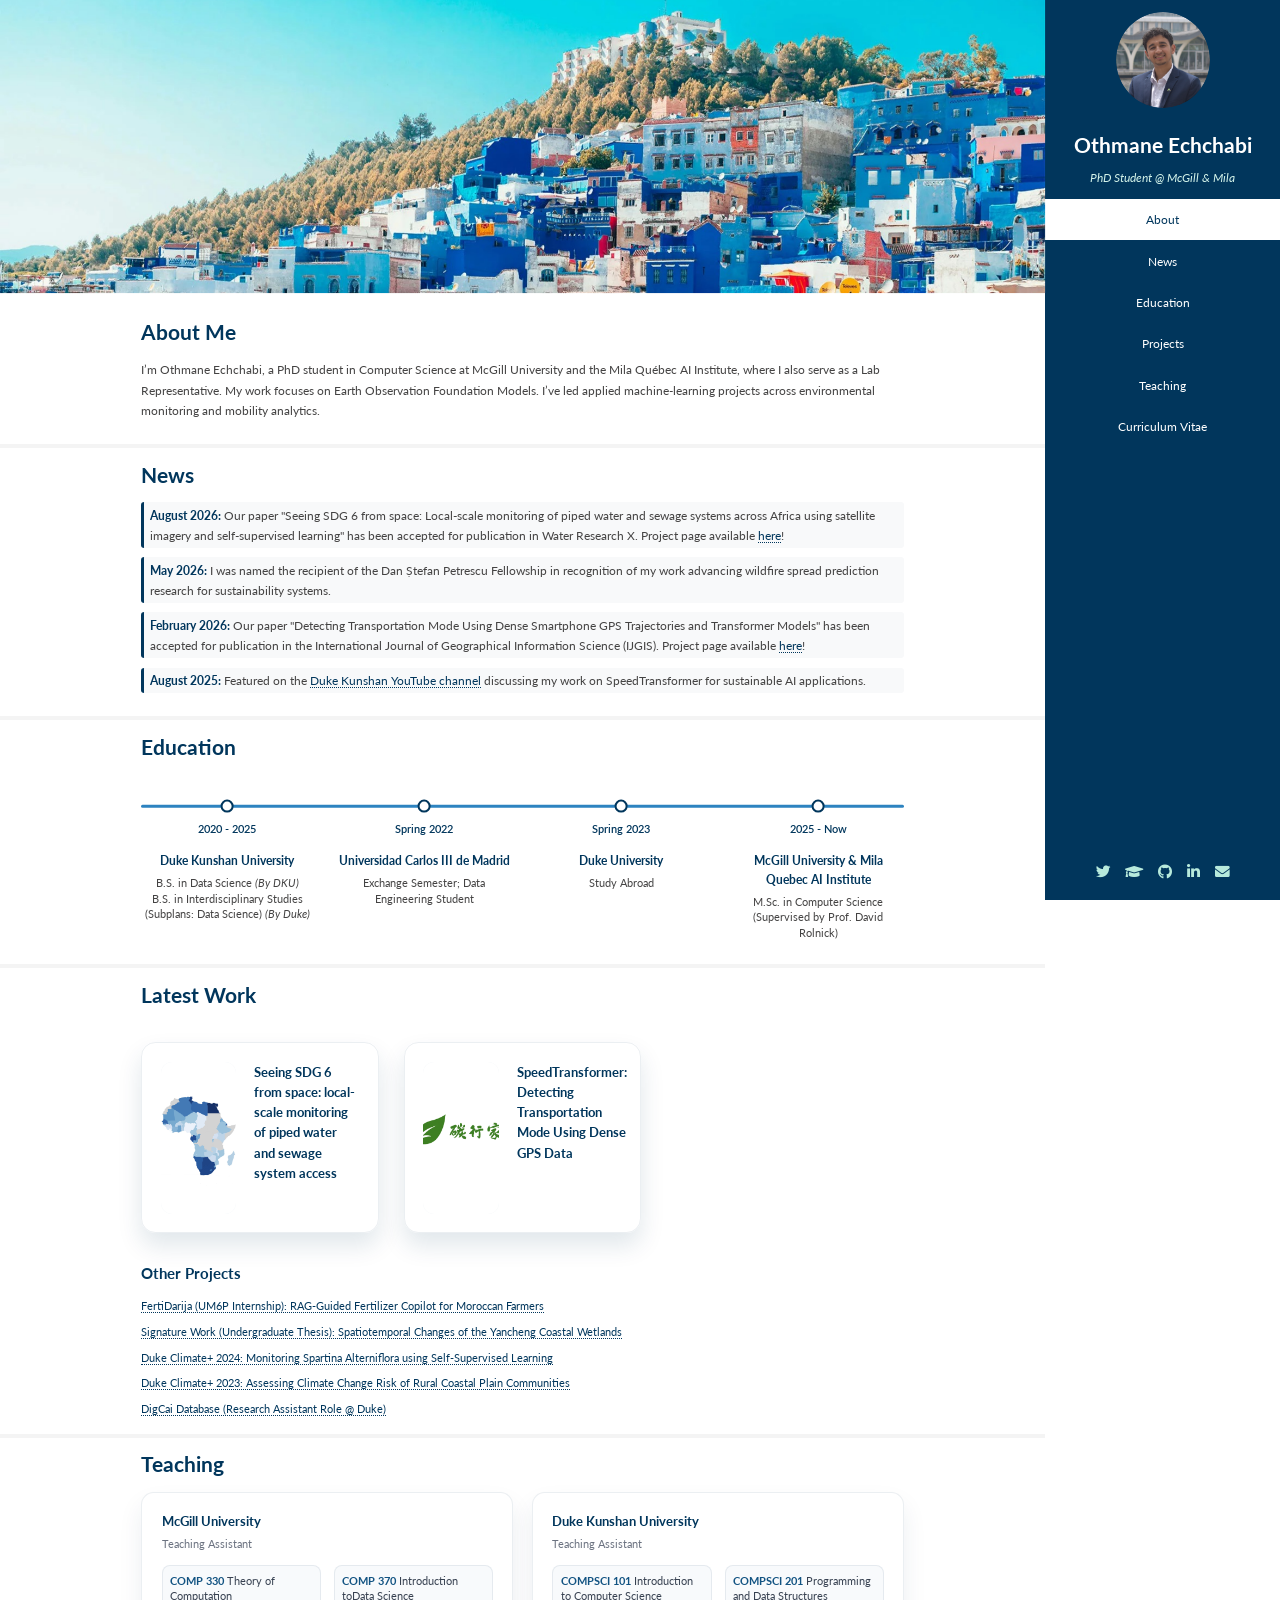
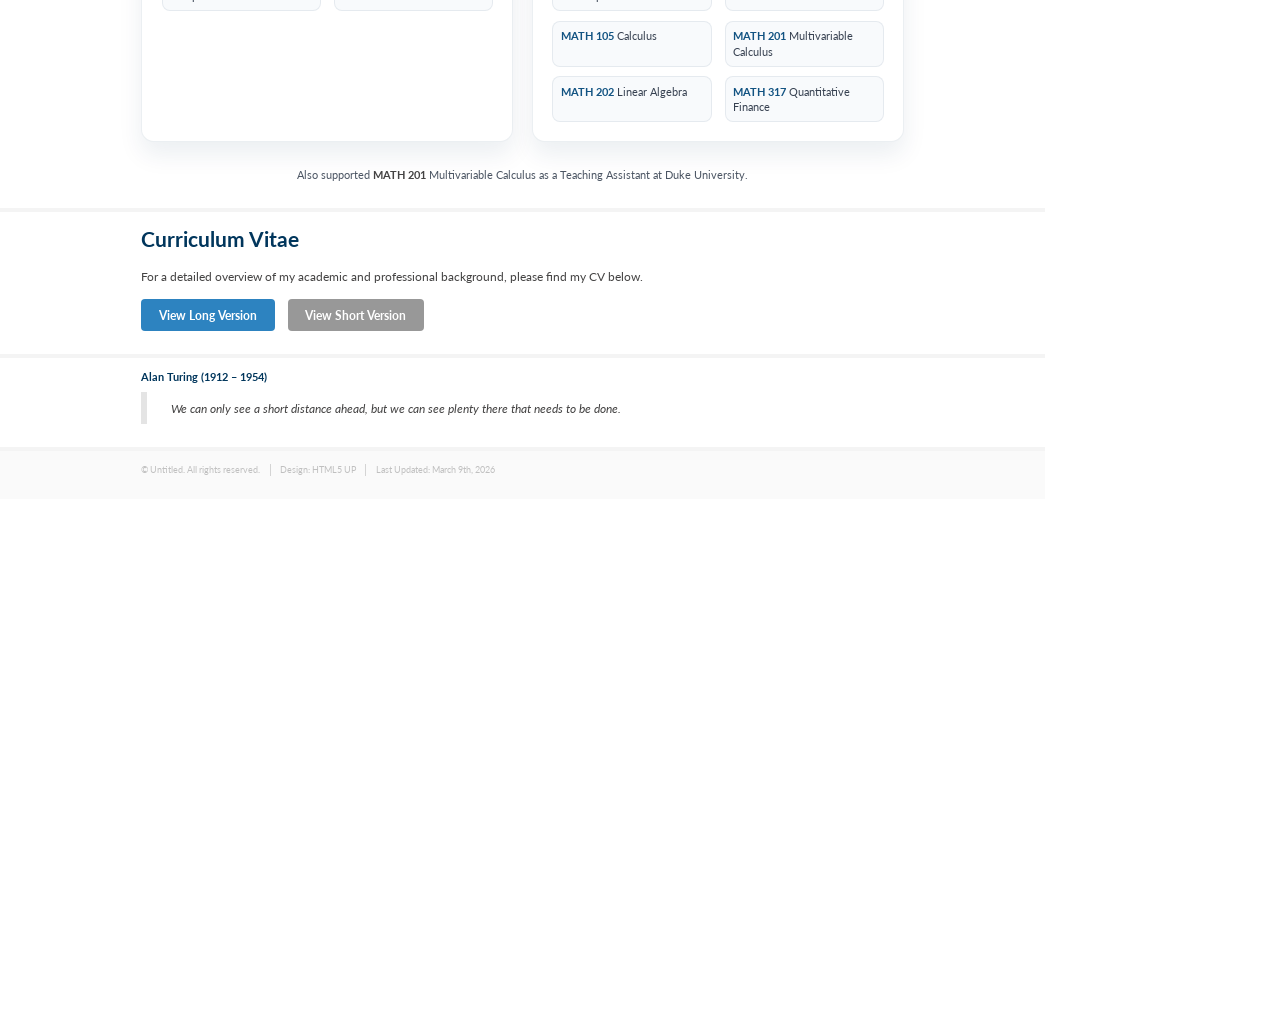
<file: index.html>
<!DOCTYPE HTML>

<html>
	<head>
		<title>Echchabi et. al</title>
		<meta charset="utf-8" />
		<meta name="viewport" content="width=device-width, initial-scale=1, user-scalable=no" />
		<base target="_blank" />
		<link rel="stylesheet" href="assets/css/main.css" />
		<link rel="icon" href="favicon.ico" type="image/x-icon" />

	</head>
	<body class="is-preload">

		<!-- Header -->
			<section id="header">
				<header>
					<span class="image avatar"><img src="images/avatar.png" alt="" /></span>
					<h1 id="logo"><a href="#">Othmane Echchabi</a></h1>
					<p>PhD Student @ McGill & Mila</p>
				</header>
				<nav id="nav">
					<ul>
						<li><a href="#about" class="active">About</a></li>
						<li><a href="#news">News</a></li>
						<li><a href="#education">Education</a></li>
						<li><a href="#projects">Projects</a></li>
						<li><a href="#teaching">Teaching</a></li>
						<li><a href="#resume">Curriculum Vitae</a></li>
					</ul>
				</nav>
				<footer>
					<ul class="icons">
						<li>
							<a href="https://x.com/othmaneechc" class="icon brands fa-twitter">
								<span class="label">Twitter</span>
							</a>
						</li>
						<li>
							<a href="https://scholar.google.com/citations?hl=fr&user=Lltv2SoAAAAJ&view_op=list_works" class="icon solid fa-graduation-cap">
								<span class="label">Google Scholar</span>
							</a>
						</li>
						<li>
							<a href="https://github.com/othmaneechc" class="icon brands fa-github">
								<span class="label">GitHub</span>
							</a>
						</li>
						<li>
							<a href="https://www.linkedin.com/in/othmaneechchabi/" class="icon brands fa-linkedin-in">
								<span class="label">LinkedIn</span>
							</a>
						</li>
						<li>
							<a href="mailto:othmane.echchabi@mail.mcgill.ca" class="icon solid fa-envelope">
								<span class="label">Email</span>
							</a>
						</li>
					</ul>
				</footer>
							
			</section>

		<!-- Wrapper -->
			<div id="wrapper">

				<!-- Main -->
					<div id="main">

							<section id="about">
								<div class="image main" data-position="center">
									<img src="images/banner.png" alt="" />
								</div>
								<div class="container">
									<h3>About Me</h3>
									<p>I’m Othmane Echchabi, a PhD student in Computer Science at McGill University and the Mila Québec AI Institute, where I also serve as a Lab Representative. My work focuses on Earth Observation Foundation Models. I’ve led applied machine-learning projects across environmental monitoring and mobility analytics.</p>
								</div>
							</section>

							<section id="news">
								<div class="container">
									<h3>News</h3>
									<ul class="news-list">
										<li>
											<strong>August 2026:</strong> Our paper "Seeing SDG 6 from space: Local-scale monitoring of piped water and sewage systems across Africa using satellite imagery and self-supervised learning" has been accepted for publication in Water Research X. Project page available <a href="pages/sdg6-paper.html">here</a>!
										</li>
										<li>
											<strong>May 2026:</strong> I was named the recipient of the Dan Ștefan Petrescu Fellowship in recognition of my work advancing wildfire spread prediction research for sustainability systems.
										</li>
										<!-- <li> -->
											<!-- <strong>April 2026:</strong> Our paper "Monitoring Access to Piped Water and Sanitation Infrastructure in Africa at Disaggregated Scales Using Satellite Imagery and Self-Supervised Learning" was presented at the ML4RS Workshop at the ICLR in Rio de Janeiro, Brazil. Preprint available <a href="https://arxiv.org/abs/2411.19093v3">here</a>! 
										</li> -->
										<li>
											<strong>February 2026:</strong> Our paper "Detecting Transportation Mode Using Dense Smartphone GPS Trajectories and Transformer Models" has been accepted for publication in the International Journal of Geographical Information Science (IJGIS). Project page available <a href="pages/speedtransformer.html">here</a>!
										</li>
										<!-- <li>
											<strong>December 2025:</strong> I'm elected as a Lab Representative at Mila as part of the 2025–2026 cohort!
										</li>
										<li>
											<strong>September 2025:</strong> I started my M.Sc. in Computer Science at McGill and Mila, supervised by Prof. David Rolnick!
										</li> -->
										<li>
											<strong>August 2025:</strong> Featured on the <a href="https://www.youtube.com/watch?v=29CE0UWWfXQ" target="_blank">Duke Kunshan YouTube channel</a> discussing my work on SpeedTransformer for sustainable AI applications.
										</li>
										<!-- <li>
											<strong>May 2025:</strong> Our paper "Monitoring Access to Piped Water and Sanitation Infrastructure in Africa at Disaggregated Scales Using Satellite Imagery and Self-Supervised Learning" is now available on its <a href="pages/sdg6-paper.html">project page</a>! Work done with collaborators from DKU and Columbia.
										</li> -->
									</ul>
								</div>
							</section>

							<section id="education">
								<div class="container">
									<h3>Education</h3>
									<div class="timeline">
										<!-- DKU -->
										<div class="timeline-item">
											<span class="date">2020 - 2025</span>
											<div class="content">
												<h4>Duke Kunshan University</h4>
												<div class="degree">B.S. in Data Science <i>(By DKU)</i></div>
												<div class="degree">B.S. in Interdisciplinary Studies (Subplans: Data Science) <i>(By Duke)</i></div>
											</div>
										</div>

										<!-- UC3M -->
										<div class="timeline-item">
											<span class="date">Spring 2022</span>
											<div class="content">
												<h4>Universidad Carlos III de Madrid</h4>
												<div class="degree">Exchange Semester; Data Engineering Student</div>
											</div>
										</div>

										<!-- Duke -->
										<div class="timeline-item">
											<span class="date">Spring 2023</span>
											<div class="content">
												<h4>Duke University</h4>
												<div class="degree">Study Abroad</div>
											</div>
										</div>

										<!-- McGill (Current) -->
										<div class="timeline-item">
											<span class="date">2025 - Now</span>
											<div class="content">
												<h4>McGill University & Mila Quebec AI Institute</h4>
												<div class="degree">M.Sc. in Computer Science</div>
												<p>(Supervised by Prof. David Rolnick)</p>
											</div>
										</div>
									</div>
								</div>
							</section>

							<section id="projects">
								<div class="container">
									<h3>Latest Work</h3>
					
									<div class="project-grid latest-grid">

									<!-- Research: Tracking Progress Towards SDG6 -->
									<article class="project-card">
										<a href="pages/sdg6-paper.html" class="image">
											<img src="images/sdg6/sdg6.png" alt="SDG6 Satellite Imagery" />
										</a>
										<div class="inner">
											<a href="pages/sdg6-paper.html">
												<h4>Seeing SDG 6 from space: local-scale monitoring of piped water and sewage system access</h4>
										    </a>
										</div>
									</article>
									
										<!-- Research: Carbon Footprint & Trip Mode Prediction -->
									<article class="project-card">
										<a href="pages/speedtransformer.html" class="image">
											<img src="images/speedtransformer/carb.png" alt="CarbonClever App Screenshot" />
										</a>
										<div class="inner">
											<a href="pages/speedtransformer.html">
											<h4>SpeedTransformer: Detecting Transportation Mode Using Dense GPS Data</h4>
											</a>
										</div>
									</article>
					
									</div>

										<h4>Other Projects</h4>
										<ul class="other-projects-list">
											<li><a href="https://github.com/othmaneechc/fert-recon">FertiDarija (UM6P Internship): RAG-Guided Fertilizer Copilot for Moroccan Farmers</a></li>
											<li><a href="projects/self_poster.pdf">Signature Work (Undergraduate Thesis): Spatiotemporal Changes of the Yancheng Coastal Wetlands</a></li>
											<li><a href="https://iid.duke.edu/project/monitoring-spartina-alterniflora-using-self-supervised-learning/">Duke Climate+ 2024: Monitoring Spartina Alterniflora using Self-Supervised Learning</a></li>
											<li><a href="https://iid.duke.edu/project/assessing-climate-change-risk-rural-coastal-plain-communities/">Duke Climate+ 2023: Assessing Climate Change Risk of Rural Coastal Plain Communities</a></li>
											<li><a href="https://zenodo.org/records/15255721">DigCai Database (Research Assistant Role @ Duke)</a></li>
										</ul>
								</div>
							</section>

							<!-- <section id="publications">
								<div class="container">
								<h3>Publications</h3>
								<ul class="publications-list">
							
									<li>
									<b>Echchabi, O.</b>; Lahlou, A.; Talty, N.; Manto, J. M.; Lam, K. L.*  
									<em>Tracking Progress Towards Sustainable Development Goal 6 Using Satellite Imagery</em>.  
									<a href="https://arxiv.org/abs/2411.19093v2" target="_blank" rel="noopener noreferrer">arXiv</a>
									</li>
							
									<li>
									Zhang, Y.; <b>Echchabi, O.</b>; Feng, T.; Zhang, W.; Liao, H.-K.; Chang, C.*  
									<em>Predicting Human Mobility Using Dense Smartphone GPS Trajectories and Transformer Models</em>.  
									</li>
							
									<li>
									Mestyan, A.; Cayless, H.; Volait, M.; et al. (eds.); <b>Echchabi, O.</b> (ed.)  
									<em>DigCai Database v4.0.0: A TEI-XML Corpus of Cairo’s Urban-Development Articles (1828–1914)</em>.  
									<i>Zenodo 15255721, 2024.</i>
									<a href="https://zenodo.org/records/15255721" target="_blank" rel="noopener noreferrer">Zenodo</a>
									</li>
							
								</ul>
							
								<p>For a complete list, see my
									<a href="projects/Othmane_ECHCHABI_Resume.pdf" target="_blank" rel="noopener noreferrer">CV</a>.
								</p>
								</div>
							</section> -->
  

							<section id="teaching">
								<div class="container">
									<h3>Teaching</h3>
									<div class="teaching-cards">
										<article class="teaching-card">
											<header>
												<h4>McGill University</h4>
												<p>Teaching Assistant</p>
											</header>
											<ul class="course-list">
												<li><strong>COMP 330</strong> Theory of Computation</li>
												<li><strong>COMP 370</strong> Introduction toData Science</li>
											</ul>
										</article>
										<article class="teaching-card">
											<header>
												<h4>Duke Kunshan University</h4>
												<p>Teaching Assistant</p>
											</header>
											<ul class="course-list">
												<li><strong>COMPSCI 101</strong> Introduction to Computer Science</li>
												<li><strong>COMPSCI 201</strong> Programming and Data Structures</li>
												<li><strong>MATH 105</strong> Calculus</li>
												<li><strong>MATH 201</strong> Multivariable Calculus</li>
												<li><strong>MATH 202</strong> Linear Algebra</li>
												<li><strong>MATH 317</strong> Quantitative Finance</li>
											</ul>
										</article>
									</div>
									<p class="teaching-footnote">Also supported <strong>MATH 201</strong> Multivariable Calculus as a Teaching Assistant at Duke University.</p>
								</div>
							</section>

							<section id="resume">
								<div class="container">
									<h3>Curriculum Vitae</h3>
									<p>For a detailed overview of my academic and professional background, please find my CV below.</p>
									<ul class="actions">
										<li><a href="projects/Othmane_ECHCHABI_Resume.pdf" class="button primary" target="_blank" rel="noopener noreferrer">View Long Version</a></li>
										<li><a href="projects/Othmane_ECHCHABI_Resume_Short.pdf" class="button" target="_blank" rel="noopener noreferrer">View Short Version</a></li>
									</ul>
								</div>
							</section>

							<section id="footer1">
								<div class="container">
									<header class="major">
									<h5>Alan Turing (1912 – 1954)</h5>
									<blockquote>We can only see a short distance ahead, but we can see plenty there that needs to be done.</blockquote>
									</header>
								</div>
							</section>
<!-- 
							<section id="five">
								<div class="container">
									<h3>Elements</h3>

									<section>
										<h4>Text</h4>
										<p>This is <b>bold</b> and this is <strong>strong</strong>. This is <i>italic</i> and this is <em>emphasized</em>.
										This is <sup>superscript</sup> text and this is <sub>subscript</sub> text.
										This is <u>underlined</u> and this is code: <code>for (;;) { ... }</code>. Finally, <a href="#">this is a link</a>.</p>
										<hr />
										<header>
											<h4>Heading with a Subtitle</h4>
											<p>Lorem ipsum dolor sit amet nullam id egestas urna aliquam</p>
										</header>
										<p>Nunc lacinia ante nunc ac lobortis. Interdum adipiscing gravida odio porttitor sem non mi integer non faucibus ornare mi ut ante amet placerat aliquet. Volutpat eu sed ante lacinia sapien lorem accumsan varius montes viverra nibh in adipiscing blandit tempus accumsan.</p>
										<header>
											<h5>Heading with a Subtitle</h5>
											<p>Lorem ipsum dolor sit amet nullam id egestas urna aliquam</p>
										</header>
										<p>Nunc lacinia ante nunc ac lobortis. Interdum adipiscing gravida odio porttitor sem non mi integer non faucibus ornare mi ut ante amet placerat aliquet. Volutpat eu sed ante lacinia sapien lorem accumsan varius montes viverra nibh in adipiscing blandit tempus accumsan.</p>
										<hr />
										<h2>Heading Level 2</h2>
										<h3>Heading Level 3</h3>
										<h4>Heading Level 4</h4>
										<h5>Heading Level 5</h5>
										<h6>Heading Level 6</h6>
										<hr />
										<h5>Blockquote</h5>
										<blockquote>Fringilla nisl. Donec accumsan interdum nisi, quis tincidunt felis sagittis eget tempus euismod. Vestibulum ante ipsum primis in faucibus vestibulum. Blandit adipiscing eu felis iaculis volutpat ac adipiscing accumsan faucibus. Vestibulum ante ipsum primis in faucibus lorem ipsum dolor sit amet nullam adipiscing eu felis.</blockquote>
										<h5>Preformatted</h5>
										<pre><code>i = 0;

while (!deck.isInOrder()) {
    print 'Iteration ' + i;
    deck.shuffle();
    i++;
}

print 'It took ' + i + ' iterations to sort the deck.';</code></pre>
									</section>

									<section>
										<h4>Lists</h4>
										<div class="row">
											<div class="col-6 col-12-xsmall">
												<h5>Unordered</h5>
												<ul>
													<li>Dolor pulvinar etiam magna etiam.</li>
													<li>Sagittis adipiscing lorem eleifend.</li>
													<li>Felis enim feugiat dolore viverra.</li>
												</ul>
												<h5>Alternate</h5>
												<ul class="alt">
													<li>Dolor pulvinar etiam magna etiam.</li>
													<li>Sagittis adipiscing lorem eleifend.</li>
													<li>Felis enim feugiat dolore viverra.</li>
												</ul>
											</div>
											<div class="col-6 col-12-xsmall">
												<h5>Ordered</h5>
												<ol>
													<li>Dolor pulvinar etiam magna etiam.</li>
													<li>Etiam vel felis at lorem sed viverra.</li>
													<li>Felis enim feugiat dolore viverra.</li>
													<li>Dolor pulvinar etiam magna etiam.</li>
													<li>Etiam vel felis at lorem sed viverra.</li>
													<li>Felis enim feugiat dolore viverra.</li>
												</ol>
												<h5>Icons</h5>
												<ul class="icons">
													<li><a href="#" class="icon brands fa-twitter"><span class="label">Twitter</span></a></li>
													<li><a href="#" class="icon brands fa-facebook-f"><span class="label">Facebook</span></a></li>
													<li><a href="#" class="icon brands fa-instagram"><span class="label">Instagram</span></a></li>
													<li><a href="#" class="icon brands fa-github"><span class="label">Github</span></a></li>
													<li><a href="#" class="icon brands fa-dribbble"><span class="label">Dribbble</span></a></li>
													<li><a href="#" class="icon brands fa-tumblr"><span class="label">Tumblr</span></a></li>
												</ul>
											</div>
										</div>
										<h5>Actions</h5>
										<ul class="actions">
											<li><a href="#" class="button primary">Default</a></li>
											<li><a href="#" class="button">Default</a></li>
											<li><a href="#" class="button alt">Default</a></li>
										</ul>
										<ul class="actions small">
											<li><a href="#" class="button primary small">Small</a></li>
											<li><a href="#" class="button small">Small</a></li>
											<li><a href="#" class="button alt small">Small</a></li>
										</ul>
										<div class="row">
											<div class="col-3 col-6-medium col-12-xsmall">
												<ul class="actions stacked">
													<li><a href="#" class="button primary">Default</a></li>
													<li><a href="#" class="button">Default</a></li>
													<li><a href="#" class="button alt">Default</a></li>
												</ul>
											</div>
											<div class="col-3 col-6 col-12-xsmall">
												<ul class="actions stacked">
													<li><a href="#" class="button primary small">Small</a></li>
													<li><a href="#" class="button small">Small</a></li>
													<li><a href="#" class="button alt small">Small</a></li>
												</ul>
											</div>
											<div class="col-3 col-6-medium col-12-xsmall">
												<ul class="actions stacked">
													<li><a href="#" class="button primary fit">Default</a></li>
													<li><a href="#" class="button fit">Default</a></li>
													<li><a href="#" class="button alt fit">Default</a></li>
												</ul>
											</div>
											<div class="col-3 col-6-medium col-12-xsmall">
												<ul class="actions stacked">
													<li><a href="#" class="button primary small fit">Small</a></li>
													<li><a href="#" class="button small fit">Small</a></li>
													<li><a href="#" class="button alt small fit">Small</a></li>
												</ul>
											</div>
										</div>
									</section>

									<section>
										<h4>Table</h4>
										<h5>Default</h5>
										<div class="table-wrapper">
											<table>
												<thead>
													<tr>
														<th>Name</th>
														<th>Description</th>
														<th>Price</th>
													</tr>
												</thead>
												<tbody>
													<tr>
														<td>Item One</td>
														<td>Ante turpis integer aliquet porttitor.</td>
														<td>29.99</td>
													</tr>
													<tr>
														<td>Item Two</td>
														<td>Vis ac commodo adipiscing arcu aliquet.</td>
														<td>19.99</td>
													</tr>
													<tr>
														<td>Item Three</td>
														<td> Morbi faucibus arcu accumsan lorem.</td>
														<td>29.99</td>
													</tr>
													<tr>
														<td>Item Four</td>
														<td>Vitae integer tempus condimentum.</td>
														<td>19.99</td>
													</tr>
													<tr>
														<td>Item Five</td>
														<td>Ante turpis integer aliquet porttitor.</td>
														<td>29.99</td>
													</tr>
												</tbody>
												<tfoot>
													<tr>
														<td colspan="2"></td>
														<td>100.00</td>
													</tr>
												</tfoot>
											</table>
										</div>

										<h5>Alternate</h5>
										<div class="table-wrapper">
											<table class="alt">
												<thead>
													<tr>
														<th>Name</th>
														<th>Description</th>
														<th>Price</th>
													</tr>
												</thead>
												<tbody>
													<tr>
														<td>Item One</td>
														<td>Ante turpis integer aliquet porttitor.</td>
														<td>29.99</td>
													</tr>
													<tr>
														<td>Item Two</td>
														<td>Vis ac commodo adipiscing arcu aliquet.</td>
														<td>19.99</td>
													</tr>
													<tr>
														<td>Item Three</td>
														<td> Morbi faucibus arcu accumsan lorem.</td>
														<td>29.99</td>
													</tr>
													<tr>
														<td>Item Four</td>
														<td>Vitae integer tempus condimentum.</td>
														<td>19.99</td>
													</tr>
													<tr>
														<td>Item Five</td>
														<td>Ante turpis integer aliquet porttitor.</td>
														<td>29.99</td>
													</tr>
												</tbody>
												<tfoot>
													<tr>
														<td colspan="2"></td>
														<td>100.00</td>
													</tr>
												</tfoot>
											</table>
										</div>
									</section>

									<section>
										<h4>Buttons</h4>
										<ul class="actions">
											<li><a href="#" class="button primary">Primary</a></li>
											<li><a href="#" class="button">Default</a></li>
											<li><a href="#" class="button alt">Alternate</a></li>
										</ul>
										<ul class="actions">
											<li><a href="#" class="button primary large">Large</a></li>
											<li><a href="#" class="button">Default</a></li>
											<li><a href="#" class="button alt small">Small</a></li>
										</ul>
										<ul class="actions fit">
											<li><a href="#" class="button primary fit">Fit</a></li>
											<li><a href="#" class="button fit">Fit</a></li>
											<li><a href="#" class="button alt fit">Fit</a></li>
										</ul>
										<ul class="actions fit small">
											<li><a href="#" class="button primary fit small">Fit + Small</a></li>
											<li><a href="#" class="button fit small">Fit + Small</a></li>
											<li><a href="#" class="button alt fit small">Fit + Small</a></li>
										</ul>
										<ul class="actions">
											<li><a href="#" class="button primary icon solid fa-download">Icon</a></li>
											<li><a href="#" class="button icon solid fa-download">Icon</a></li>
											<li><a href="#" class="button alt icon solid fa-check">Icon</a></li>
										</ul>
										<ul class="actions">
											<li><span class="button primary disabled">Primary</span></li>
											<li><span class="button disabled">Default</span></li>
											<li><span class="button alt disabled">Alternate</span></li>
										</ul>
									</section>

									<section>
										<h4>Form</h4>
										<form method="post" action="#">
											<div class="row gtr-uniform">
												<div class="col-6 col-12-xsmall">
													<input type="text" name="demo-name" id="demo-name" value="" placeholder="Name" />
												</div>
												<div class="col-6 col-12-xsmall">
													<input type="email" name="demo-email" id="demo-email" value="" placeholder="Email" />
												</div>
												<div class="col-12">
													<select name="demo-category" id="demo-category">
														<option value="">- Category -</option>
														<option value="1">Manufacturing</option>
														<option value="1">Shipping</option>
														<option value="1">Administration</option>
														<option value="1">Human Resources</option>
													</select>
												</div>
												<div class="col-4 col-12-medium">
													<input type="radio" id="demo-priority-low" name="demo-priority" checked>
													<label for="demo-priority-low">Low Priority</label>
												</div>
												<div class="col-4 col-12-medium">
													<input type="radio" id="demo-priority-normal" name="demo-priority">
													<label for="demo-priority-normal">Normal Priority</label>
												</div>
												<div class="col-4 col-12-medium">
													<input type="radio" id="demo-priority-high" name="demo-priority">
													<label for="demo-priority-high">High Priority</label>
												</div>
												<div class="col-6 col-12-medium">
													<input type="checkbox" id="demo-copy" name="demo-copy">
													<label for="demo-copy">Email me a copy of this message</label>
												</div>
												<div class="col-6 col-12-medium">
													<input type="checkbox" id="demo-human" name="demo-human" checked>
													<label for="demo-human">I am a human and not a robot</label>
												</div>
												<div class="col-12">
													<textarea name="demo-message" id="demo-message" placeholder="Enter your message" rows="6"></textarea>
												</div>
												<div class="col-12">
													<ul class="actions">
														<li><input type="submit" value="Send Message" /></li>
														<li><input type="reset" value="Reset" class="alt" /></li>
													</ul>
												</div>
											</div>
										</form>
									</section>

									<section>
										<h4>Image</h4>
										<h5>Fit</h5>
										<span class="image fit"><img src="images/banner.jpg" alt="" /></span>
										<div class="box alt">
											<div class="row gtr-50 gtr-uniform">
												<div class="col-4"><span class="image fit"><img src="images/pic01.jpg" alt="" /></span></div>
												<div class="col-4"><span class="image fit"><img src="images/pic02.jpg" alt="" /></span></div>
												<div class="col-4"><span class="image fit"><img src="images/pic03.jpg" alt="" /></span></div>
												<div class="col-4"><span class="image fit"><img src="images/pic02.jpg" alt="" /></span></div>
												<div class="col-4"><span class="image fit"><img src="images/pic03.jpg" alt="" /></span></div>
												<div class="col-4"><span class="image fit"><img src="images/pic01.jpg" alt="" /></span></div>
												<div class="col-4"><span class="image fit"><img src="images/pic03.jpg" alt="" /></span></div>
												<div class="col-4"><span class="image fit"><img src="images/pic01.jpg" alt="" /></span></div>
												<div class="col-4"><span class="image fit"><img src="images/pic02.jpg" alt="" /></span></div>
											</div>
										</div>
										<h5>Left &amp; Right</h5>
										<p><span class="image left"><img src="images/avatar.jpg" alt="" /></span>Fringilla nisl. Donec accumsan interdum nisi, quis tincidunt felis sagittis eget. tempus euismod. Vestibulum ante ipsum primis in faucibus vestibulum. Blandit adipiscing eu felis iaculis volutpat ac adipiscing accumsan eu faucibus. Integer ac pellentesque praesent tincidunt felis sagittis eget. tempus euismod. Vestibulum ante ipsum primis in faucibus vestibulum. Blandit adipiscing eu felis iaculis volutpat ac adipiscing accumsan eu faucibus. Integer ac pellentesque praesent. Donec accumsan interdum nisi, quis tincidunt felis sagittis eget. tempus euismod. Vestibulum ante ipsum primis in faucibus vestibulum. Blandit adipiscing eu felis iaculis volutpat ac adipiscing accumsan eu faucibus. Integer ac pellentesque praesent tincidunt felis sagittis eget. tempus euismod. Vestibulum ante ipsum primis in faucibus vestibulum. Blandit adipiscing eu felis iaculis volutpat ac adipiscing accumsan eu faucibus. Integer ac pellentesque praesent.</p>
										<p><span class="image right"><img src="images/avatar.jpg" alt="" /></span>Fringilla nisl. Donec accumsan interdum nisi, quis tincidunt felis sagittis eget. tempus euismod. Vestibulum ante ipsum primis in faucibus vestibulum. Blandit adipiscing eu felis iaculis volutpat ac adipiscing accumsan eu faucibus. Integer ac pellentesque praesent tincidunt felis sagittis eget. tempus euismod. Vestibulum ante ipsum primis in faucibus vestibulum. Blandit adipiscing eu felis iaculis volutpat ac adipiscing accumsan eu faucibus. Integer ac pellentesque praesent. Donec accumsan interdum nisi, quis tincidunt felis sagittis eget. tempus euismod. Vestibulum ante ipsum primis in faucibus vestibulum. Blandit adipiscing eu felis iaculis volutpat ac adipiscing accumsan eu faucibus. Integer ac pellentesque praesent tincidunt felis sagittis eget. tempus euismod. Vestibulum ante ipsum primis in faucibus vestibulum. Blandit adipiscing eu felis iaculis volutpat ac adipiscing accumsan eu faucibus. Integer ac pellentesque praesent.</p>
									</section>

								</div>
							</section>
						

					</div> -->

				<!-- Footer -->
					<section id="footer">
						<div class="container">
							<ul class="copyright">
								<li>&copy; Untitled. All rights reserved.</li><li>Design: <a href="http://html5up.net">HTML5 UP</a></li><li>Last Updated: March 9th, 2026</li>
							</ul>
						</div>
					</section>

			</div>

		<!-- Scripts -->
			<script src="assets/js/jquery.min.js"></script>
			<script src="assets/js/jquery.scrollex.min.js"></script>
			<script src="assets/js/jquery.scrolly.min.js"></script>
			<script src="assets/js/browser.min.js"></script>
			<script src="assets/js/breakpoints.min.js"></script>
			<script src="assets/js/util.js"></script>
			<script src="assets/js/main.js"></script>

	</body>
</html>
</file>
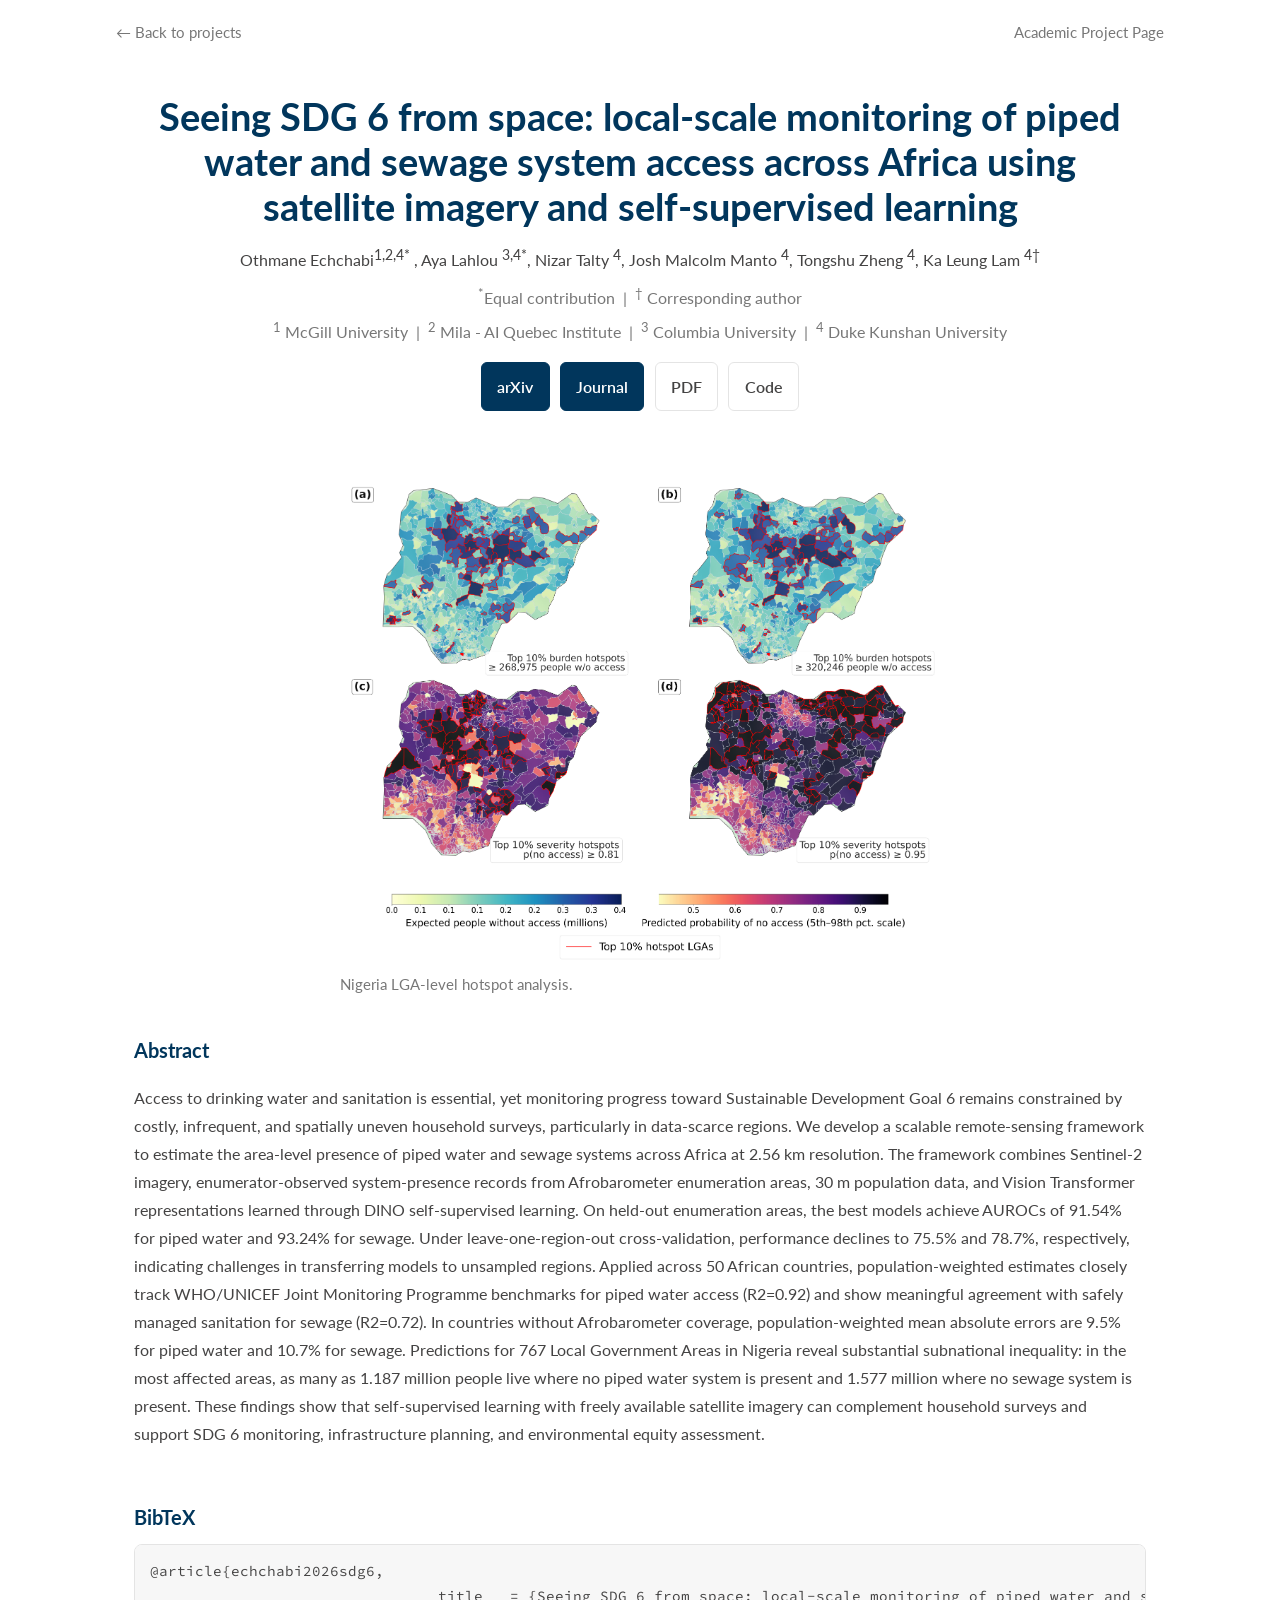
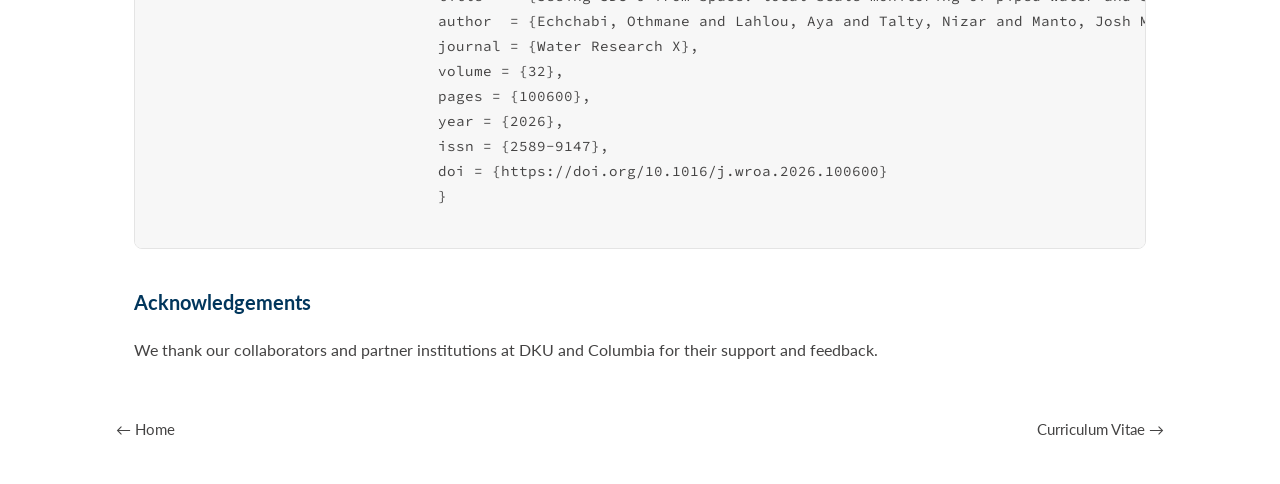
<file: pages/sdg6-paper.html>
<!DOCTYPE HTML>
<html lang="en">
	<head>
		<meta charset="utf-8" />
		<meta name="viewport" content="width=device-width, initial-scale=1" />
		<base target="_self" />
		<title>Tracking Progress Towards SDG 6 | Paper Page</title>
		<link rel="icon" href="../favicon.ico" type="image/x-icon" />
		<link rel="stylesheet" href="../assets/css/sdg6-paper.css" />
	</head>
	<body>
		<main class="page">
			<div class="top-nav">
				<a href="../index.html#projects">&#8592; Back to projects</a>
				<span>Academic Project Page</span>
			</div>

			<header class="hero">
				<h1>Seeing SDG 6 from space: local-scale monitoring of piped water and sewage system access across Africa using satellite imagery and self-supervised learning</h1>
				<p class="authors">
					Othmane Echchabi<sup>1,2,4* </sup>, Aya Lahlou <sup>3,4*</sup>, Nizar Talty <sup>4</sup>, Josh Malcolm Manto <sup>4</sup>, Tongshu Zheng <sup>4</sup>, Ka Leung Lam <sup>4&#8224;</sup>
				</p>
				<p class="venue"><sup>*</sup>Equal contribution  &nbsp;|&nbsp; <sup>&#8224;</sup> Corresponding author</p>
				<p class="affiliations"><sup>1</sup> McGill University &nbsp;|&nbsp; <sup>2</sup> Mila - AI Quebec Institute &nbsp;|&nbsp; <sup>3</sup> Columbia University &nbsp;|&nbsp; <sup>4</sup> Duke Kunshan University</p>

				<div class="button-row">
					<a class="btn primary" href="https://arxiv.org/abs/2411.19093" target="_blank" rel="noopener noreferrer">arXiv</a>
					<a class="btn primary" href="https://doi.org/10.1016/j.wroa.2026.100600" target="_blank" rel="noopener noreferrer">Journal</a>
					<a class="btn ghost" href="https://arxiv.org/pdf/2411.19093" target="_blank" rel="noopener noreferrer">PDF</a>
					<a class="btn ghost" href="https://github.com/othmaneechc/SDG6-Tracker" target="_blank" rel="noopener noreferrer">Code</a>
				</div>
			</header>
			<!-- <section class="section">
				<div class="figure-box">
					<img src="../images/sdg6/workflow.jpg" alt="Overview of SDG 6 monitoring from satellite imagery" />
				</div>
			</section> -->
			<section class="section">
				<!-- <h2> Nigeria LGA-level hotspot analysis</h2> -->
				<div class="one-photo-grid">
					<div class="photo-box">
						<img src="../images/sdg6/nigeria_hotspots_composite_abcd.png" alt="LGA-level hotspot analysis" />
					<p class="caption">Nigeria LGA-level hotspot analysis.</p>
					</div>
				</div>
			</section>

			<section class="section">
				<h2>Abstract</h2>
				<p>
					Access to drinking water and sanitation is essential, yet monitoring progress toward Sustainable Development Goal 6 remains constrained by costly, infrequent, and spatially uneven household surveys, particularly in data-scarce regions. We develop a scalable remote-sensing framework to estimate the area-level presence of piped water and sewage systems across Africa at 2.56 km resolution. The framework combines Sentinel-2 imagery, enumerator-observed system-presence records from Afrobarometer enumeration areas, 30 m population data, and Vision Transformer representations learned through DINO self-supervised learning. On held-out enumeration areas, the best models achieve AUROCs of 91.54% for piped water and 93.24% for sewage. Under leave-one-region-out cross-validation, performance declines to 75.5% and 78.7%, respectively, indicating challenges in transferring models to unsampled regions. Applied across 50 African countries, population-weighted estimates closely track WHO/UNICEF Joint Monitoring Programme benchmarks for piped water access (R2=0.92) and show meaningful agreement with safely managed sanitation for sewage (R2=0.72). In countries without Afrobarometer coverage, population-weighted mean absolute errors are 9.5% for piped water and 10.7% for sewage. Predictions for 767 Local Government Areas in Nigeria reveal substantial subnational inequality: in the most affected areas, as many as 1.187 million people live where no piped water system is present and 1.577 million where no sewage system is present. These findings show that self-supervised learning with freely available satellite imagery can complement household surveys and support SDG 6 monitoring, infrastructure planning, and environmental equity assessment.
				</p>
			</section>

			<section class="section" id="citation">
				<h2>BibTeX</h2>
				<pre>@article{echchabi2026sdg6,
				title   = {Seeing SDG 6 from space: local-scale monitoring of piped water and sewage system access across Africa using satellite imagery and self-supervised learning},
				author  = {Echchabi, Othmane and Lahlou, Aya and Talty, Nizar and Manto, Josh Malcolm and Zheng, Tongshu and Lam, Ka Leung},
				journal = {Water Research X},
				volume = {32},
				pages = {100600},
				year = {2026},
				issn = {2589-9147},
				doi = {https://doi.org/10.1016/j.wroa.2026.100600}
				}
				</pre>
			</section>

			<section class="section">
				<h2>Acknowledgements</h2>
				<p>
					We thank our collaborators and partner institutions at DKU and Columbia for their support and feedback.
				</p>
			</section>



			<div class="footer-links">
				<a href="../index.html">&#8592; Home</a>
				<a href="../index.html#resume">Curriculum Vitae &#8594;</a>
			</div>
		</main>
	</body>
</html>
</file>
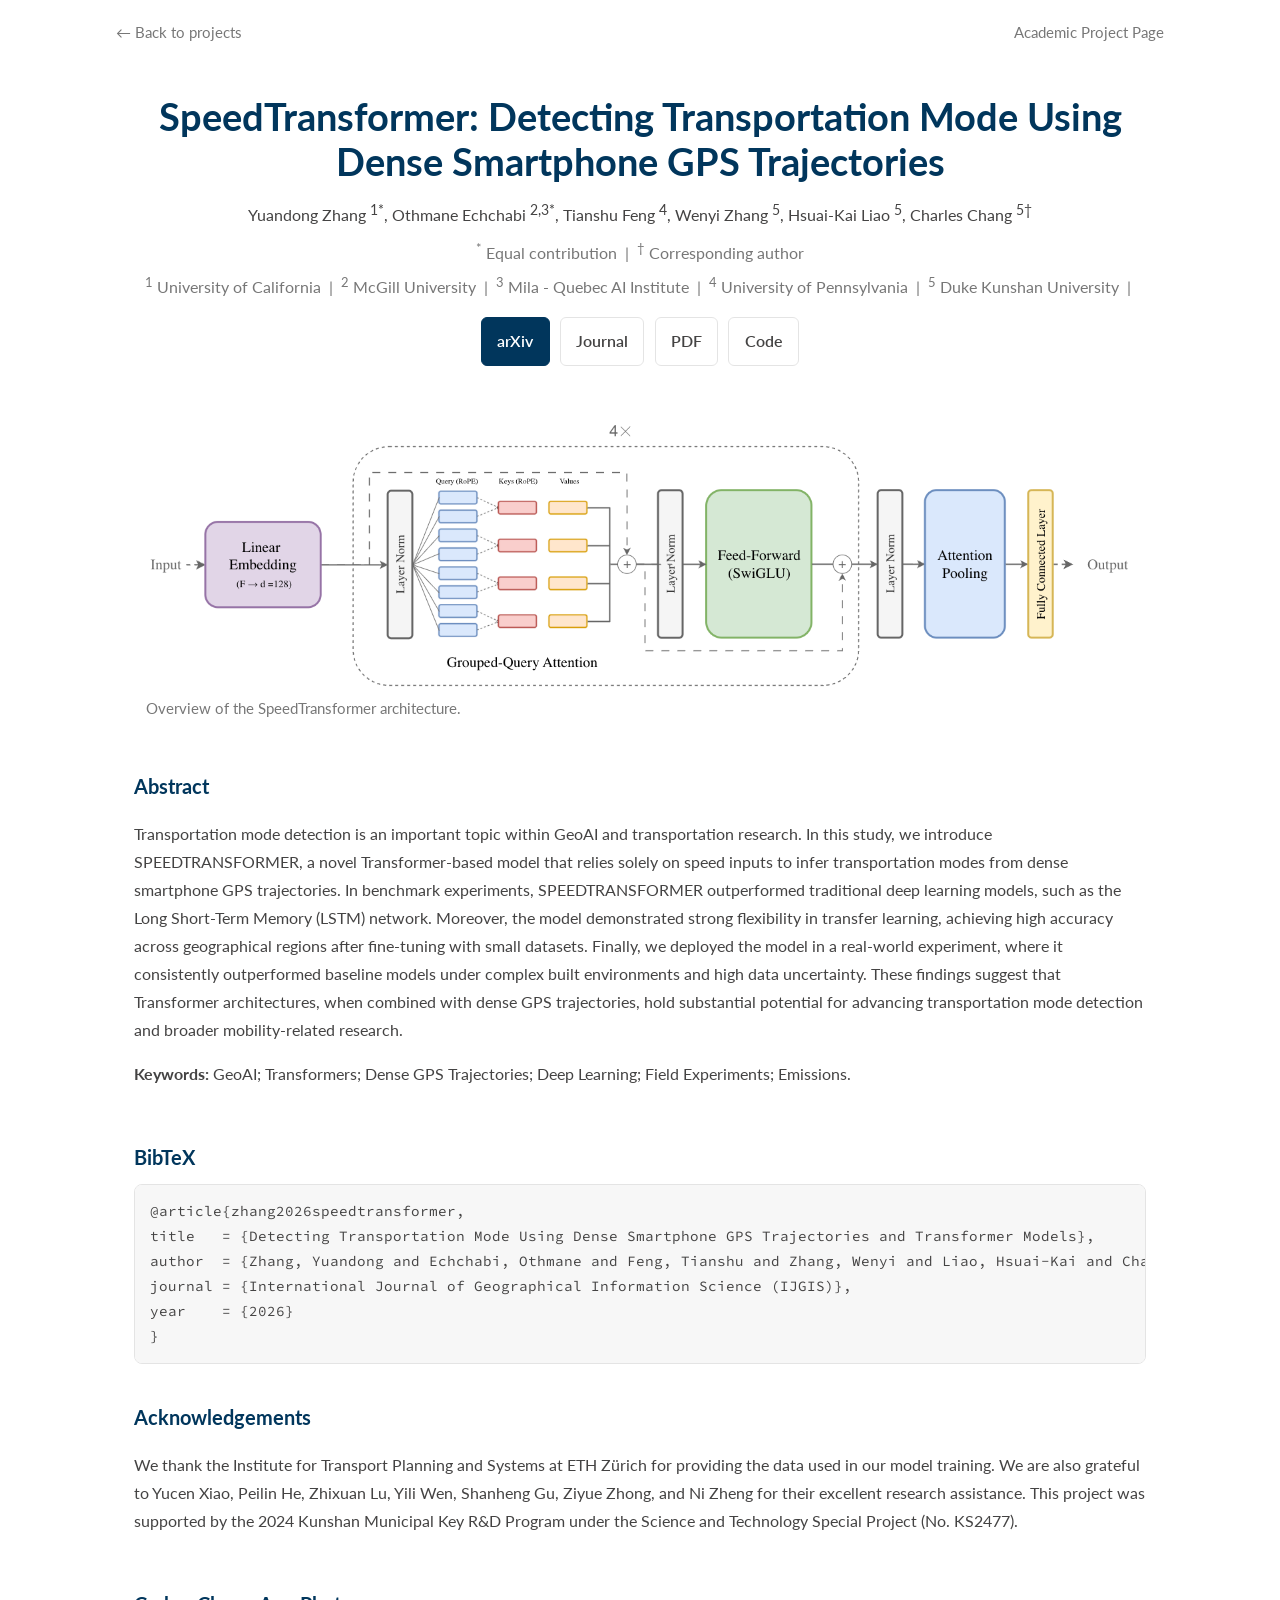
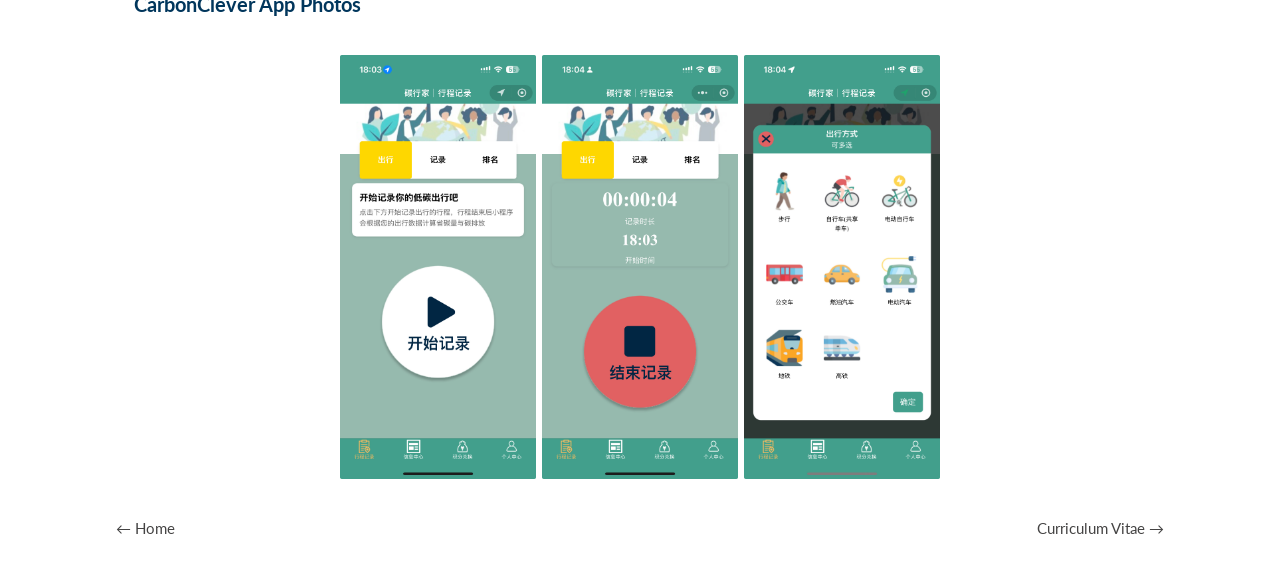
<file: pages/speedtransformer.html>
<!DOCTYPE HTML>
<html lang="en">
	<head>
		<meta charset="utf-8" />
		<meta name="viewport" content="width=device-width, initial-scale=1" />
		<base target="_self" />
		<title>SpeedTransformer | Paper Page</title>
		<link rel="icon" href="../favicon.ico" type="image/x-icon" />
		<link rel="stylesheet" href="../assets/css/sdg6-paper.css" />
	</head>
	<body>
		<main class="page">
			<div class="top-nav">
				<a href="../index.html#projects">&#8592; Back to projects</a>
				<span>Academic Project Page</span>
			</div>

			<header class="hero">
				<h1>SpeedTransformer: Detecting Transportation Mode Using Dense Smartphone GPS Trajectories</h1>
				<p class="authors">
					Yuandong Zhang <sup>1*</sup>, Othmane Echchabi <sup>2,3*</sup>, Tianshu Feng <sup>4</sup>, Wenyi Zhang <sup>5</sup>, Hsuai-Kai Liao <sup>5</sup>, Charles Chang <sup>5&#8224;</sup>
				</p>
				<p class="venue"><sup>*</sup> Equal contribution &nbsp;|&nbsp; <sup>&#8224;</sup> Corresponding author</p>
				<p class="affiliations"><sup>1</sup> University of California &nbsp;|&nbsp; <sup>2</sup>  McGill University &nbsp;|&nbsp; <sup>3</sup>  Mila - Quebec AI Institute &nbsp;|&nbsp; <sup>4</sup> University of Pennsylvania &nbsp;|&nbsp; <sup>5</sup> Duke Kunshan University &nbsp;|&nbsp;</p>
                
				<div class="button-row">
					<a class="btn primary" href="https://arxiv.org/abs/2603.00340v1" target="_blank" rel="noopener noreferrer">arXiv</a>
					<a class="btn ghost" href="https://doi.org/10.1080/13658816.2026.2640213" target="_blank" rel="noopener noreferrer">Journal</a>
					<a class="btn ghost" href="https://arxiv.org/pdf/2603.00340" target="_blank" rel="noopener noreferrer">PDF</a>
					<a class="btn ghost" href="https://github.com/othmaneechc/SpeedTransformer" target="_blank" rel="noopener noreferrer">Code</a>
				</div>
			</header>

			<section class="section">
				<div class="figure-box">
					<img src="../images/speedtransformer/workflow.png" alt="SpeedTransformer project visual" />
					<p class="caption">Overview of the SpeedTransformer architecture.</p>
				</div>
			</section>

			<section class="section">
				<h2>Abstract</h2>
				<p>
					Transportation mode detection is an important topic within GeoAI and transportation research. In this study, we introduce SPEEDTRANSFORMER, a novel Transformer-based model that relies solely on speed inputs to infer transportation modes from dense smartphone GPS trajectories. In benchmark experiments, SPEEDTRANSFORMER outperformed traditional deep learning models, such as the Long Short-Term Memory (LSTM) network. Moreover, the model demonstrated strong flexibility in transfer learning, achieving high accuracy across geographical regions after fine-tuning with small datasets. Finally, we deployed the model in a real-world experiment, where it consistently outperformed baseline models under complex built environments and high data uncertainty. These findings suggest that Transformer architectures, when combined with dense GPS trajectories, hold substantial potential for advancing transportation mode detection and broader mobility-related research.
				</p>
				<p><strong>Keywords:</strong> GeoAI; Transformers; Dense GPS Trajectories; Deep Learning; Field Experiments; Emissions.</p>
			</section>

			<section class="section" id="citation">
<h2>BibTeX</h2>
<pre>@article{zhang2026speedtransformer,
title   = {Detecting Transportation Mode Using Dense Smartphone GPS Trajectories and Transformer Models},
author  = {Zhang, Yuandong and Echchabi, Othmane and Feng, Tianshu and Zhang, Wenyi and Liao, Hsuai-Kai and Chang, Charles},
journal = {International Journal of Geographical Information Science (IJGIS)},
year    = {2026}
}</pre>
			</section>

			<section class="section">
				<h2>Acknowledgements</h2>
				<p>
					We thank the Institute for Transport Planning and Systems at ETH Zürich for providing the data
                    used in our model training. We are also grateful to Yucen Xiao, Peilin He, Zhixuan Lu, Yili Wen,
                    Shanheng Gu, Ziyue Zhong, and Ni Zheng for their excellent research assistance. This project was
                    supported by the 2024 Kunshan Municipal Key R&D Program under the Science and Technology
                    Special Project (No. KS2477).
				</p>
			</section>

            <section class="section">
				<h2>CarbonClever App Photos</h2>
				<div class="three-photo-grid">
					<div class="photo-box">
						<img src="../images/speedtransformer/initial_300dpi.jpg" alt="Initial field setup for SpeedTransformer data collection" />
					</div>
					<div class="photo-box">
						<img src="../images/speedtransformer/recording_300dpi.jpg" alt="Recording phase during field data collection" />
					</div>
					<div class="photo-box">
						<img src="../images/speedtransformer/report_300dpi.jpg" alt="Reporting and analysis output from field experiment" />
					</div>
				</div>
			</section>

			<div class="footer-links">
				<a href="../index.html">&#8592; Home</a>
				<a href="../index.html#resume">Curriculum Vitae &#8594;</a>
			</div>
		</main>
	</body>
</html>
</file>
<file: assets/css/sdg6-paper.css>
@import url("https://fonts.googleapis.com/css?family=Lato:400,400italic,700,700italic|Source+Code+Pro:400");

:root {
	--bg: #ffffff;
	--surface: #ffffff;
	--text: #444343;
	--muted: #777777;
	--heading: #01365c;
	--primary: #01365c;
	--primary-dark: #002744;
	--border: #e4e4e4;
}

* {
	box-sizing: border-box;
}

body {
	margin: 0;
	font-family: "Lato", sans-serif;
	background: var(--bg);
	color: var(--text);
	line-height: 1.75;
}

a {
	color: inherit;
	text-decoration: none;
}

a:hover {
	color: var(--primary);
}

.page {
	max-width: 1080px;
	margin: 0 auto;
	padding: 1.2rem 1rem 2.6rem;
}

.top-nav {
	display: flex;
	justify-content: space-between;
	align-items: center;
	gap: 1rem;
	margin-bottom: 1rem;
	font-size: 0.95rem;
	color: var(--muted);
}

.hero {
	background: var(--surface);
	/* border: 1px solid var(--border); */
	border-radius: 12px;
	padding: 2rem 1.4rem 1.6rem;
	text-align: center;
}

h1 {
	margin: 0;
	line-height: 1.2;
	font-size: clamp(1.55rem, 3.1vw, 2.35rem);
	color: var(--heading);
}

.authors {
	margin: 0.95rem auto 0.45rem;
	max-width: 900px;
	font-size: 1.02rem;
}

.affiliations,
.venue {
	margin: 0.2rem 0;
	color: var(--muted);
}

.button-row {
	display: flex;
	justify-content: center;
	gap: 0.65rem;
	flex-wrap: wrap;
	margin-top: 1rem;
}

.btn {
	display: inline-block;
	font-weight: 600;
	padding: 0.58rem 0.95rem;
	border-radius: 6px;
	border: 1px solid var(--primary);
	transition: all 0.2s ease;
}

.btn.primary {
	background: var(--primary);
	color: #fff;
}

.btn.primary:hover {
	background: var(--primary-dark);
	border-color: var(--primary-dark);
	text-decoration: none;
}

.btn.ghost {
	background: #fff;
	border-color: var(--border);
}

.btn.ghost:hover {
	background: #fafafa;
	text-decoration: none;
}

.section {
	background: var(--surface);
	/* border: 1px solid var(--border); */
	border-radius: 12px;
	padding: 1.15rem;
	/* margin-top: 1rem; */
}

.section h2 {
	margin: 0 0 0.55rem;
	font-size: 1.22rem;
	color: var(--heading);
}

.media-grid,
.two-col {
	display: grid;
	grid-template-columns: 1fr 1fr;
	gap: 0.9rem;
}

.figure-box {
	/* border: 1px solid var(--border); */
	border-radius: 8px;
	padding: 0.7rem;
	background: #fff;
}

.figure-box img {
	width: 100%;
	display: block;
	/* border-radius: 8px; */
}

.three-photo-grid {
	padding-top: 1.5rem;
	display: grid;
	grid-template-columns: repeat(3, minmax(0, 1fr));
	gap: 0.4rem;
	max-width: 600px;
	padding-left: 0;
	padding-right: 0;
	margin: 0 auto;
	align-items: start;
}


.one-photo-grid {
	padding-top: 1.5rem;
	display: grid;
	grid-template-columns: repeat(1, minmax(0, 1fr));
	gap: 0.4rem;
	max-width: 600px;
	padding-left: 0;
	padding-right: 0;
	margin: 0 auto;
	align-items: start;
}

.photo-box {
	/* border-radius: 8px; */
	overflow: hidden;
	background: #fff;
}

.photo-box img {
	width: 100%;
	display: block;
	height: auto;
	object-fit: contain;
}

.caption {
	font-size: 0.92rem;
	color: var(--muted);
	margin: 0.55rem 0 0;
}

.video-card {
	display: grid;
	align-content: start;
	gap: 0.55rem;
}

.video-placeholder {
	min-height: 220px;
	display: grid;
	place-items: center;
	border: 1px dashed #b8bfd5;
	border-radius: 12px;
	background: linear-gradient(135deg, #f8faff 0%, #f0f4ff 100%);
	padding: 1rem;
	text-align: center;
	color: var(--muted);
}

ul.tight {
	margin: 0.5rem 0 0;
	padding-left: 1.2rem;
}

pre {
	margin: 0;
	padding: 0.9rem;
	background: #f7f7f7;
	color: #444343;
	border: 1px solid var(--border);
	border-radius: 8px;
	overflow-x: auto;
	font-size: 0.89rem;
	font-family: "Source Code Pro", monospace;
}

.footer-links {
	display: flex;
	justify-content: space-between;
	flex-wrap: wrap;
	gap: 0.8rem;
	margin-top: 1.1rem;
	font-size: 0.95rem;
}

@media (max-width: 860px) {
	.media-grid,
	.two-col {
		grid-template-columns: 1fr;
	}

	.hero {
		padding: 1.45rem 1rem 1.2rem;
	}
}
</file>
<file: assets/css/main.css>
@import url("fontawesome-all.min.css");
@import url("https://fonts.googleapis.com/css?family=Lato:400,400italic,700,700italic|Source+Code+Pro:400");

/*
	Read Only by HTML5 UP
	html5up.net | @ajlkn
	Free for personal and commercial use under the CCA 3.0 license (html5up.net/license)
*/

html, body, div, span, applet, object,
iframe, h1, h2, h3, h4, h5, h6, p, blockquote,
pre, a, abbr, acronym, address, big, cite,
code, del, dfn, em, img, ins, kbd, q, s, samp,
small, strike, strong, sub, sup, tt, var, b,
u, i, center, dl, dt, dd, ol, ul, li, fieldset,
form, label, legend, table, caption, tbody,
tfoot, thead, tr, th, td, article, aside,
canvas, details, embed, figure, figcaption,
footer, header, hgroup, menu, nav, output, ruby,
section, summary, time, mark, audio, video {
	margin: 0;
	padding: 0;
	border: 0;
	font-size: 100%;
	font: inherit;
	vertical-align: baseline;}

article, aside, details, figcaption, figure,
footer, header, hgroup, menu, nav, section {
	display: block;}

body {
	line-height: 1;
}

/* Scales down the entire layout on large screens for a default zoom-out feel */
@media (min-width: 1025px) {
	html {
		zoom: 0.8;
	}

	@supports not (zoom: 1) {
		body {
			transform: scale(0.8);
			transform-origin: top center;
		}
	}
}

ol, ul {
	list-style: none;
}

blockquote, q {
	quotes: none;
}

	blockquote:before, blockquote:after, q:before, q:after {
		content: '';
		content: none;
	}

table {
	border-collapse: collapse;
	border-spacing: 0;
}

body {
	-webkit-text-size-adjust: none;
}

mark {
	background-color: transparent;
	color: inherit;
}

input::-moz-focus-inner {
	border: 0;
	padding: 0;
}

input, select, textarea {
	-moz-appearance: none;
	-webkit-appearance: none;
	-ms-appearance: none;
	appearance: none;
}

/* Basic */

	html {
		box-sizing: border-box;
	}

	*, *:before, *:after {
		box-sizing: inherit;
	}

	body {
		background: #fff;
	}

		body.is-preload *, body.is-preload *:before, body.is-preload *:after {
			-moz-animation: none !important;
			-webkit-animation: none !important;
			-ms-animation: none !important;
			animation: none !important;
			-moz-transition: none !important;
			-webkit-transition: none !important;
			-ms-transition: none !important;
			transition: none !important;
		}

	body, input, select, textarea {
		color: #444343;
		font-family: "Lato", sans-serif;
		font-size: 16pt;
		font-weight: 400;
		line-height: 1.75em;
	}

	a {
		-moz-transition: color 0.2s ease-in-out, border-color 0.2s ease-in-out;
		-webkit-transition: color 0.2s ease-in-out, border-color 0.2s ease-in-out;
		-ms-transition: color 0.2s ease-in-out, border-color 0.2s ease-in-out;
		transition: color 0.2s ease-in-out, border-color 0.2s ease-in-out;
		border-bottom: 1px #e4e4e4;
		color: inherit;
		text-decoration: none;
	}

		a:hover {
			border-bottom-color: transparent;
			color: #01365c !important;
		}

	strong, b {
		color: #444343;
		font-weight: 700;
	}

	em, i {
		font-style: italic;
	}

	p {
		margin: 0 0 1em 0;
	}

	h1, h2, h3, h4, h5, h6 {
		color: #01365c;
		font-weight: 700;
		line-height: 1em;
		margin: 0 0 0.5625em 0;
	}

		h1 a, h2 a, h3 a, h4 a, h5 a, h6 a {
			border: 0;
			color: inherit;
			text-decoration: none;
		}

	h2 {
		font-size: 2em;
		line-height: 1.5em;
	}

	h3 {
		font-size: 1.75em;
		line-height: 1.5em;
	}

	h4 {
		font-size: 1.25em;
		line-height: 1.5em;
	}

	h5 {
		font-size: 0.9em;
		line-height: 1.5em;
	}

	h6 {
		font-size: 0.7em;
		line-height: 1.5em;
	}

	sub {
		font-size: 0.8em;
		position: relative;
		top: 0.5em;
	}

	sup {
		font-size: 0.8em;
		position: relative;
		top: -0.5em;
	}

	hr {
		border: 0;
		border-bottom: solid 2px #f4f4f4;
		margin: 2.25em 0;
	}

		hr.major {
			margin: 3.375em 0;
		}

	blockquote {
		border-left: solid 8px #e4e4e4;
		font-style: italic;
		margin: 0 0 1em 0;
		padding: 0.5em 0 0.5em 2em;
	}

	code {
		background: #555;
		border-radius: 5px;
		color: #fff;
		font-family: "Source Code Pro", monospace;
		font-size: 0.9em;
		margin: 0 0.25em;
		padding: 0.25em 0.65em;
	}

	pre {
		font-family: "Source Code Pro", monospace;
		font-size: 0.9em;
		margin: 0 0 1em 0;
	}

		pre code {
			-webkit-overflow-scrolling: touch;
			display: block;
			line-height: 1.5em;
			overflow-x: auto;
			padding: 1em 1.5em;
		}

	.align-left {
		text-align: left;
	}

	.align-center {
		text-align: center;
	}

	.align-right {
		text-align: right;
	}

/* Row */

	.row {
		display: flex;
		flex-wrap: wrap;
		box-sizing: border-box;
		align-items: stretch;
	}

		.row > * {
			box-sizing: border-box;
		}

		.row.gtr-uniform > * > :last-child {
			margin-bottom: 0;
		}

		.row.aln-left {
			justify-content: flex-start;
		}

		.row.aln-center {
			justify-content: center;
		}

		.row.aln-right {
			justify-content: flex-end;
		}

		.row.aln-top {
			align-items: flex-start;
		}

		.row.aln-middle {
			align-items: center;
		}

		.row.aln-bottom {
			align-items: flex-end;
		}

		.row > .imp {
			order: -1;
		}

		.row > .col-1 {
			width: 8.33333%;
		}

		.row > .off-1 {
			margin-left: 8.33333%;
		}

		.row > .col-2 {
			width: 16.66667%;
		}

		.row > .off-2 {
			margin-left: 16.66667%;
		}

		.row > .col-3 {
			width: 25%;
		}

		.row > .off-3 {
			margin-left: 25%;
		}

		.row > .col-4 {
			width: 33.33333%;
		}

		.row > .off-4 {
			margin-left: 33.33333%;
		}

		.row > .col-5 {
			width: 41.66667%;
		}

		.row > .off-5 {
			margin-left: 41.66667%;
		}

		.row > .col-6 {
			width: 50%;
		}

		.row > .off-6 {
			margin-left: 50%;
		}

		.row > .col-7 {
			width: 58.33333%;
		}

		.row > .off-7 {
			margin-left: 58.33333%;
		}

		.row > .col-8 {
			width: 66.66667%;
		}

		.row > .off-8 {
			margin-left: 66.66667%;
		}

		.row > .col-9 {
			width: 75%;
		}

		.row > .off-9 {
			margin-left: 75%;
		}

		.row > .col-10 {
			width: 83.33333%;
		}

		.row > .off-10 {
			margin-left: 83.33333%;
		}

		.row > .col-11 {
			width: 91.66667%;
		}

		.row > .off-11 {
			margin-left: 91.66667%;
		}

		.row > .col-12 {
			width: 100%;
		}

		.row > .off-12 {
			margin-left: 100%;
		}

		.row.gtr-0 {
			margin-top: 0;
			margin-left: 0em;
		}

			.row.gtr-0 > * {
				padding: 0 0 0 0em;
			}

			.row.gtr-0.gtr-uniform {
				margin-top: 0em;
			}

				.row.gtr-0.gtr-uniform > * {
					padding-top: 0em;
				}

		.row.gtr-25 {
			margin-top: 0;
			margin-left: -0.5em;
		}

			.row.gtr-25 > * {
				padding: 0 0 0 0.5em;
			}

			.row.gtr-25.gtr-uniform {
				margin-top: -0.5em;
			}

				.row.gtr-25.gtr-uniform > * {
					padding-top: 0.5em;
				}

		.row.gtr-50 {
			margin-top: 0;
			margin-left: -1em;
		}

			.row.gtr-50 > * {
				padding: 0 0 0 1em;
			}

			.row.gtr-50.gtr-uniform {
				margin-top: -1em;
			}

				.row.gtr-50.gtr-uniform > * {
					padding-top: 1em;
				}

		.row {
			margin-top: 0;
			margin-left: -2em;
		}

			.row > * {
				padding: 0 0 0 2em;
			}

			.row.gtr-uniform {
				margin-top: -2em;
			}

				.row.gtr-uniform > * {
					padding-top: 2em;
				}

		.row.gtr-150 {
			margin-top: 0;
			margin-left: -3em;
		}

			.row.gtr-150 > * {
				padding: 0 0 0 3em;
			}

			.row.gtr-150.gtr-uniform {
				margin-top: -3em;
			}

				.row.gtr-150.gtr-uniform > * {
					padding-top: 3em;
				}

		.row.gtr-200 {
			margin-top: 0;
			margin-left: -4em;
		}

			.row.gtr-200 > * {
				padding: 0 0 0 4em;
			}

			.row.gtr-200.gtr-uniform {
				margin-top: -4em;
			}

				.row.gtr-200.gtr-uniform > * {
					padding-top: 4em;
				}

		@media screen and (max-width: 1680px) {

			.row {
				display: flex;
				flex-wrap: wrap;
				box-sizing: border-box;
				align-items: stretch;
			}

				.row > * {
					box-sizing: border-box;
				}

				.row.gtr-uniform > * > :last-child {
					margin-bottom: 0;
				}

				.row.aln-left {
					justify-content: flex-start;
				}

				.row.aln-center {
					justify-content: center;
				}

				.row.aln-right {
					justify-content: flex-end;
				}

				.row.aln-top {
					align-items: flex-start;
				}

				.row.aln-middle {
					align-items: center;
				}

				.row.aln-bottom {
					align-items: flex-end;
				}

				.row > .imp-xlarge {
					order: -1;
				}

				.row > .col-1-xlarge {
					width: 8.33333%;
				}

				.row > .off-1-xlarge {
					margin-left: 8.33333%;
				}

				.row > .col-2-xlarge {
					width: 16.66667%;
				}

				.row > .off-2-xlarge {
					margin-left: 16.66667%;
				}

				.row > .col-3-xlarge {
					width: 25%;
				}

				.row > .off-3-xlarge {
					margin-left: 25%;
				}

				.row > .col-4-xlarge {
					width: 33.33333%;
				}

				.row > .off-4-xlarge {
					margin-left: 33.33333%;
				}

				.row > .col-5-xlarge {
					width: 41.66667%;
				}

				.row > .off-5-xlarge {
					margin-left: 41.66667%;
				}

				.row > .col-6-xlarge {
					width: 50%;
				}

				.row > .off-6-xlarge {
					margin-left: 50%;
				}

				.row > .col-7-xlarge {
					width: 58.33333%;
				}

				.row > .off-7-xlarge {
					margin-left: 58.33333%;
				}

				.row > .col-8-xlarge {
					width: 66.66667%;
				}

				.row > .off-8-xlarge {
					margin-left: 66.66667%;
				}

				.row > .col-9-xlarge {
					width: 75%;
				}

				.row > .off-9-xlarge {
					margin-left: 75%;
				}

				.row > .col-10-xlarge {
					width: 83.33333%;
				}

				.row > .off-10-xlarge {
					margin-left: 83.33333%;
				}

				.row > .col-11-xlarge {
					width: 91.66667%;
				}

				.row > .off-11-xlarge {
					margin-left: 91.66667%;
				}

				.row > .col-12-xlarge {
					width: 100%;
				}

				.row > .off-12-xlarge {
					margin-left: 100%;
				}

				.row.gtr-0 {
					margin-top: 0;
					margin-left: 0em;
				}

					.row.gtr-0 > * {
						padding: 0 0 0 0em;
					}

					.row.gtr-0.gtr-uniform {
						margin-top: 0em;
					}

						.row.gtr-0.gtr-uniform > * {
							padding-top: 0em;
						}

				.row.gtr-25 {
					margin-top: 0;
					margin-left: -0.5em;
				}

					.row.gtr-25 > * {
						padding: 0 0 0 0.5em;
					}

					.row.gtr-25.gtr-uniform {
						margin-top: -0.5em;
					}

						.row.gtr-25.gtr-uniform > * {
							padding-top: 0.5em;
						}

				.row.gtr-50 {
					margin-top: 0;
					margin-left: -1em;
				}

					.row.gtr-50 > * {
						padding: 0 0 0 1em;
					}

					.row.gtr-50.gtr-uniform {
						margin-top: -1em;
					}

						.row.gtr-50.gtr-uniform > * {
							padding-top: 1em;
						}

				.row {
					margin-top: 0;
					margin-left: -2em;
				}

					.row > * {
						padding: 0 0 0 2em;
					}

					.row.gtr-uniform {
						margin-top: -2em;
					}

						.row.gtr-uniform > * {
							padding-top: 2em;
						}

				.row.gtr-150 {
					margin-top: 0;
					margin-left: -3em;
				}

					.row.gtr-150 > * {
						padding: 0 0 0 3em;
					}

					.row.gtr-150.gtr-uniform {
						margin-top: -3em;
					}

						.row.gtr-150.gtr-uniform > * {
							padding-top: 3em;
						}

				.row.gtr-200 {
					margin-top: 0;
					margin-left: -4em;
				}

					.row.gtr-200 > * {
						padding: 0 0 0 4em;
					}

					.row.gtr-200.gtr-uniform {
						margin-top: -4em;
					}

						.row.gtr-200.gtr-uniform > * {
							padding-top: 4em;
						}

		}

		@media screen and (max-width: 1280px) {

			.row {
				display: flex;
				flex-wrap: wrap;
				box-sizing: border-box;
				align-items: stretch;
			}

				.row > * {
					box-sizing: border-box;
				}

				.row.gtr-uniform > * > :last-child {
					margin-bottom: 0;
				}

				.row.aln-left {
					justify-content: flex-start;
				}

				.row.aln-center {
					justify-content: center;
				}

				.row.aln-right {
					justify-content: flex-end;
				}

				.row.aln-top {
					align-items: flex-start;
				}

				.row.aln-middle {
					align-items: center;
				}

				.row.aln-bottom {
					align-items: flex-end;
				}

				.row > .imp-large {
					order: -1;
				}

				.row > .col-1-large {
					width: 8.33333%;
				}

				.row > .off-1-large {
					margin-left: 8.33333%;
				}

				.row > .col-2-large {
					width: 16.66667%;
				}

				.row > .off-2-large {
					margin-left: 16.66667%;
				}

				.row > .col-3-large {
					width: 25%;
				}

				.row > .off-3-large {
					margin-left: 25%;
				}

				.row > .col-4-large {
					width: 33.33333%;
				}

				.row > .off-4-large {
					margin-left: 33.33333%;
				}

				.row > .col-5-large {
					width: 41.66667%;
				}

				.row > .off-5-large {
					margin-left: 41.66667%;
				}

				.row > .col-6-large {
					width: 50%;
				}

				.row > .off-6-large {
					margin-left: 50%;
				}

				.row > .col-7-large {
					width: 58.33333%;
				}

				.row > .off-7-large {
					margin-left: 58.33333%;
				}

				.row > .col-8-large {
					width: 66.66667%;
				}

				.row > .off-8-large {
					margin-left: 66.66667%;
				}

				.row > .col-9-large {
					width: 75%;
				}

				.row > .off-9-large {
					margin-left: 75%;
				}

				.row > .col-10-large {
					width: 83.33333%;
				}

				.row > .off-10-large {
					margin-left: 83.33333%;
				}

				.row > .col-11-large {
					width: 91.66667%;
				}

				.row > .off-11-large {
					margin-left: 91.66667%;
				}

				.row > .col-12-large {
					width: 100%;
				}

				.row > .off-12-large {
					margin-left: 100%;
				}

				.row.gtr-0 {
					margin-top: 0;
					margin-left: 0em;
				}

					.row.gtr-0 > * {
						padding: 0 0 0 0em;
					}

					.row.gtr-0.gtr-uniform {
						margin-top: 0em;
					}

						.row.gtr-0.gtr-uniform > * {
							padding-top: 0em;
						}

				.row.gtr-25 {
					margin-top: 0;
					margin-left: -0.375em;
				}

					.row.gtr-25 > * {
						padding: 0 0 0 0.375em;
					}

					.row.gtr-25.gtr-uniform {
						margin-top: -0.375em;
					}

						.row.gtr-25.gtr-uniform > * {
							padding-top: 0.375em;
						}

				.row.gtr-50 {
					margin-top: 0;
					margin-left: -0.75em;
				}

					.row.gtr-50 > * {
						padding: 0 0 0 0.75em;
					}

					.row.gtr-50.gtr-uniform {
						margin-top: -0.75em;
					}

						.row.gtr-50.gtr-uniform > * {
							padding-top: 0.75em;
						}

				.row {
					margin-top: 0;
					margin-left: -1.5em;
				}

					.row > * {
						padding: 0 0 0 1.5em;
					}

					.row.gtr-uniform {
						margin-top: -1.5em;
					}

						.row.gtr-uniform > * {
							padding-top: 1.5em;
						}

				.row.gtr-150 {
					margin-top: 0;
					margin-left: -2.25em;
				}

					.row.gtr-150 > * {
						padding: 0 0 0 2.25em;
					}

					.row.gtr-150.gtr-uniform {
						margin-top: -2.25em;
					}

						.row.gtr-150.gtr-uniform > * {
							padding-top: 2.25em;
						}

				.row.gtr-200 {
					margin-top: 0;
					margin-left: -3em;
				}

					.row.gtr-200 > * {
						padding: 0 0 0 3em;
					}

					.row.gtr-200.gtr-uniform {
						margin-top: -3em;
					}

						.row.gtr-200.gtr-uniform > * {
							padding-top: 3em;
						}

		}

		@media screen and (max-width: 1024px) {

			.row {
				display: flex;
				flex-wrap: wrap;
				box-sizing: border-box;
				align-items: stretch;
			}

				.row > * {
					box-sizing: border-box;
				}

				.row.gtr-uniform > * > :last-child {
					margin-bottom: 0;
				}

				.row.aln-left {
					justify-content: flex-start;
				}

				.row.aln-center {
					justify-content: center;
				}

				.row.aln-right {
					justify-content: flex-end;
				}

				.row.aln-top {
					align-items: flex-start;
				}

				.row.aln-middle {
					align-items: center;
				}

				.row.aln-bottom {
					align-items: flex-end;
				}

				.row > .imp-medium {
					order: -1;
				}

				.row > .col-1-medium {
					width: 8.33333%;
				}

				.row > .off-1-medium {
					margin-left: 8.33333%;
				}

				.row > .col-2-medium {
					width: 16.66667%;
				}

				.row > .off-2-medium {
					margin-left: 16.66667%;
				}

				.row > .col-3-medium {
					width: 25%;
				}

				.row > .off-3-medium {
					margin-left: 25%;
				}

				.row > .col-4-medium {
					width: 33.33333%;
				}

				.row > .off-4-medium {
					margin-left: 33.33333%;
				}

				.row > .col-5-medium {
					width: 41.66667%;
				}

				.row > .off-5-medium {
					margin-left: 41.66667%;
				}

				.row > .col-6-medium {
					width: 50%;
				}

				.row > .off-6-medium {
					margin-left: 50%;
				}

				.row > .col-7-medium {
					width: 58.33333%;
				}

				.row > .off-7-medium {
					margin-left: 58.33333%;
				}

				.row > .col-8-medium {
					width: 66.66667%;
				}

				.row > .off-8-medium {
					margin-left: 66.66667%;
				}

				.row > .col-9-medium {
					width: 75%;
				}

				.row > .off-9-medium {
					margin-left: 75%;
				}

				.row > .col-10-medium {
					width: 83.33333%;
				}

				.row > .off-10-medium {
					margin-left: 83.33333%;
				}

				.row > .col-11-medium {
					width: 91.66667%;
				}

				.row > .off-11-medium {
					margin-left: 91.66667%;
				}

				.row > .col-12-medium {
					width: 100%;
				}

				.row > .off-12-medium {
					margin-left: 100%;
				}

				.row.gtr-0 {
					margin-top: 0;
					margin-left: 0em;
				}

					.row.gtr-0 > * {
						padding: 0 0 0 0em;
					}

					.row.gtr-0.gtr-uniform {
						margin-top: 0em;
					}

						.row.gtr-0.gtr-uniform > * {
							padding-top: 0em;
						}

				.row.gtr-25 {
					margin-top: 0;
					margin-left: -0.375em;
				}

					.row.gtr-25 > * {
						padding: 0 0 0 0.375em;
					}

					.row.gtr-25.gtr-uniform {
						margin-top: -0.375em;
					}

						.row.gtr-25.gtr-uniform > * {
							padding-top: 0.375em;
						}

				.row.gtr-50 {
					margin-top: 0;
					margin-left: -0.75em;
				}

					.row.gtr-50 > * {
						padding: 0 0 0 0.75em;
					}

					.row.gtr-50.gtr-uniform {
						margin-top: -0.75em;
					}

						.row.gtr-50.gtr-uniform > * {
							padding-top: 0.75em;
						}

				.row {
					margin-top: 0;
					margin-left: -1.5em;
				}

					.row > * {
						padding: 0 0 0 1.5em;
					}

					.row.gtr-uniform {
						margin-top: -1.5em;
					}

						.row.gtr-uniform > * {
							padding-top: 1.5em;
						}

				.row.gtr-150 {
					margin-top: 0;
					margin-left: -2.25em;
				}

					.row.gtr-150 > * {
						padding: 0 0 0 2.25em;
					}

					.row.gtr-150.gtr-uniform {
						margin-top: -2.25em;
					}

						.row.gtr-150.gtr-uniform > * {
							padding-top: 2.25em;
						}

				.row.gtr-200 {
					margin-top: 0;
					margin-left: -3em;
				}

					.row.gtr-200 > * {
						padding: 0 0 0 3em;
					}

					.row.gtr-200.gtr-uniform {
						margin-top: -3em;
					}

						.row.gtr-200.gtr-uniform > * {
							padding-top: 3em;
						}

		}

		@media screen and (max-width: 736px) {

			.row {
				display: flex;
				flex-wrap: wrap;
				box-sizing: border-box;
				align-items: stretch;
			}

				.row > * {
					box-sizing: border-box;
				}

				.row.gtr-uniform > * > :last-child {
					margin-bottom: 0;
				}

				.row.aln-left {
					justify-content: flex-start;
				}

				.row.aln-center {
					justify-content: center;
				}

				.row.aln-right {
					justify-content: flex-end;
				}

				.row.aln-top {
					align-items: flex-start;
				}

				.row.aln-middle {
					align-items: center;
				}

				.row.aln-bottom {
					align-items: flex-end;
				}

				.row > .imp-small {
					order: -1;
				}

				.row > .col-1-small {
					width: 8.33333%;
				}

				.row > .off-1-small {
					margin-left: 8.33333%;
				}

				.row > .col-2-small {
					width: 16.66667%;
				}

				.row > .off-2-small {
					margin-left: 16.66667%;
				}

				.row > .col-3-small {
					width: 25%;
				}

				.row > .off-3-small {
					margin-left: 25%;
				}

				.row > .col-4-small {
					width: 33.33333%;
				}

				.row > .off-4-small {
					margin-left: 33.33333%;
				}

				.row > .col-5-small {
					width: 41.66667%;
				}

				.row > .off-5-small {
					margin-left: 41.66667%;
				}

				.row > .col-6-small {
					width: 50%;
				}

				.row > .off-6-small {
					margin-left: 50%;
				}

				.row > .col-7-small {
					width: 58.33333%;
				}

				.row > .off-7-small {
					margin-left: 58.33333%;
				}

				.row > .col-8-small {
					width: 66.66667%;
				}

				.row > .off-8-small {
					margin-left: 66.66667%;
				}

				.row > .col-9-small {
					width: 75%;
				}

				.row > .off-9-small {
					margin-left: 75%;
				}

				.row > .col-10-small {
					width: 83.33333%;
				}

				.row > .off-10-small {
					margin-left: 83.33333%;
				}

				.row > .col-11-small {
					width: 91.66667%;
				}

				.row > .off-11-small {
					margin-left: 91.66667%;
				}

				.row > .col-12-small {
					width: 100%;
				}

				.row > .off-12-small {
					margin-left: 100%;
				}

				.row.gtr-0 {
					margin-top: 0;
					margin-left: 0em;
				}

					.row.gtr-0 > * {
						padding: 0 0 0 0em;
					}

					.row.gtr-0.gtr-uniform {
						margin-top: 0em;
					}

						.row.gtr-0.gtr-uniform > * {
							padding-top: 0em;
						}

				.row.gtr-25 {
					margin-top: 0;
					margin-left: -0.3125em;
				}

					.row.gtr-25 > * {
						padding: 0 0 0 0.3125em;
					}

					.row.gtr-25.gtr-uniform {
						margin-top: -0.3125em;
					}

						.row.gtr-25.gtr-uniform > * {
							padding-top: 0.3125em;
						}

				.row.gtr-50 {
					margin-top: 0;
					margin-left: -0.625em;
				}

					.row.gtr-50 > * {
						padding: 0 0 0 0.625em;
					}

					.row.gtr-50.gtr-uniform {
						margin-top: -0.625em;
					}

						.row.gtr-50.gtr-uniform > * {
							padding-top: 0.625em;
						}

				.row {
					margin-top: 0;
					margin-left: -1.25em;
				}

					.row > * {
						padding: 0 0 0 1.25em;
					}

					.row.gtr-uniform {
						margin-top: -1.25em;
					}

						.row.gtr-uniform > * {
							padding-top: 1.25em;
						}

				.row.gtr-150 {
					margin-top: 0;
					margin-left: -1.875em;
				}

					.row.gtr-150 > * {
						padding: 0 0 0 1.875em;
					}

					.row.gtr-150.gtr-uniform {
						margin-top: -1.875em;
					}

						.row.gtr-150.gtr-uniform > * {
							padding-top: 1.875em;
						}

				.row.gtr-200 {
					margin-top: 0;
					margin-left: -2.5em;
				}

					.row.gtr-200 > * {
						padding: 0 0 0 2.5em;
					}

					.row.gtr-200.gtr-uniform {
						margin-top: -2.5em;
					}

						.row.gtr-200.gtr-uniform > * {
							padding-top: 2.5em;
						}

		}

		@media screen and (max-width: 480px) {

			.row {
				display: flex;
				flex-wrap: wrap;
				box-sizing: border-box;
				align-items: stretch;
			}

				.row > * {
					box-sizing: border-box;
				}

				.row.gtr-uniform > * > :last-child {
					margin-bottom: 0;
				}

				.row.aln-left {
					justify-content: flex-start;
				}

				.row.aln-center {
					justify-content: center;
				}

				.row.aln-right {
					justify-content: flex-end;
				}

				.row.aln-top {
					align-items: flex-start;
				}

				.row.aln-middle {
					align-items: center;
				}

				.row.aln-bottom {
					align-items: flex-end;
				}

				.row > .imp-xsmall {
					order: -1;
				}

				.row > .col-1-xsmall {
					width: 8.33333%;
				}

				.row > .off-1-xsmall {
					margin-left: 8.33333%;
				}

				.row > .col-2-xsmall {
					width: 16.66667%;
				}

				.row > .off-2-xsmall {
					margin-left: 16.66667%;
				}

				.row > .col-3-xsmall {
					width: 25%;
				}

				.row > .off-3-xsmall {
					margin-left: 25%;
				}

				.row > .col-4-xsmall {
					width: 33.33333%;
				}

				.row > .off-4-xsmall {
					margin-left: 33.33333%;
				}

				.row > .col-5-xsmall {
					width: 41.66667%;
				}

				.row > .off-5-xsmall {
					margin-left: 41.66667%;
				}

				.row > .col-6-xsmall {
					width: 50%;
				}

				.row > .off-6-xsmall {
					margin-left: 50%;
				}

				.row > .col-7-xsmall {
					width: 58.33333%;
				}

				.row > .off-7-xsmall {
					margin-left: 58.33333%;
				}

				.row > .col-8-xsmall {
					width: 66.66667%;
				}

				.row > .off-8-xsmall {
					margin-left: 66.66667%;
				}

				.row > .col-9-xsmall {
					width: 75%;
				}

				.row > .off-9-xsmall {
					margin-left: 75%;
				}

				.row > .col-10-xsmall {
					width: 83.33333%;
				}

				.row > .off-10-xsmall {
					margin-left: 83.33333%;
				}

				.row > .col-11-xsmall {
					width: 91.66667%;
				}

				.row > .off-11-xsmall {
					margin-left: 91.66667%;
				}

				.row > .col-12-xsmall {
					width: 100%;
				}

				.row > .off-12-xsmall {
					margin-left: 100%;
				}

				.row.gtr-0 {
					margin-top: 0;
					margin-left: 0em;
				}

					.row.gtr-0 > * {
						padding: 0 0 0 0em;
					}

					.row.gtr-0.gtr-uniform {
						margin-top: 0em;
					}

						.row.gtr-0.gtr-uniform > * {
							padding-top: 0em;
						}

				.row.gtr-25 {
					margin-top: 0;
					margin-left: -0.3125em;
				}

					.row.gtr-25 > * {
						padding: 0 0 0 0.3125em;
					}

					.row.gtr-25.gtr-uniform {
						margin-top: -0.3125em;
					}

						.row.gtr-25.gtr-uniform > * {
							padding-top: 0.3125em;
						}

				.row.gtr-50 {
					margin-top: 0;
					margin-left: -0.625em;
				}

					.row.gtr-50 > * {
						padding: 0 0 0 0.625em;
					}

					.row.gtr-50.gtr-uniform {
						margin-top: -0.625em;
					}

						.row.gtr-50.gtr-uniform > * {
							padding-top: 0.625em;
						}

				.row {
					margin-top: 0;
					margin-left: -1.25em;
				}

					.row > * {
						padding: 0 0 0 1.25em;
					}

					.row.gtr-uniform {
						margin-top: -1.25em;
					}

						.row.gtr-uniform > * {
							padding-top: 1.25em;
						}

				.row.gtr-150 {
					margin-top: 0;
					margin-left: -1.875em;
				}

					.row.gtr-150 > * {
						padding: 0 0 0 1.875em;
					}

					.row.gtr-150.gtr-uniform {
						margin-top: -1.875em;
					}

						.row.gtr-150.gtr-uniform > * {
							padding-top: 1.875em;
						}

				.row.gtr-200 {
					margin-top: 0;
					margin-left: -2.5em;
				}

					.row.gtr-200 > * {
						padding: 0 0 0 2.5em;
					}

					.row.gtr-200.gtr-uniform {
						margin-top: -2.5em;
					}

						.row.gtr-200.gtr-uniform > * {
							padding-top: 2.5em;
						}

		}

/* Container */

	.container {
		margin: 0 auto;
		max-width: calc(100% - 4.5em);
		width: 65em;
	}

		.container.xsmall {
			width: 11.25em;
		}

		.container.small {
			width: 22.5em;
		}

		.container.medium {
			width: 33.75em;
		}

		.container.large {
			width: 56.25em;
		}

		.container.xlarge {
			width: 67.5em;
		}

		.container.max {
			width: 100%;
		}

		@media screen and (max-width: 1024px) {

			.container {
				width: 100% !important;
			}

		}

		@media screen and (max-width: 480px) {

			.container {
				max-width: calc(100% - 3.375em);
			}

		}

/* Section/Article */

	section.special, article.special {
		text-align: center;
	}

	header p {
		color: #aaa;
		position: relative;
		margin: 0 0 1.6875em 0;
	}

	header h2 + p {
		font-size: 1.25em;
		margin-top: -0.5em;
		line-height: 1.5em;
	}

	header h3 + p {
		font-size: 1.1em;
		margin-top: -0.35em;
		line-height: 1.5em;
	}

	header h4 + p,
	header h5 + p,
	header h6 + p {
		font-size: 0.9em;
		margin-top: -0.25em;
		line-height: 1.5em;
	}

	header.major h2 {
		color: #01365c;
		font-size: 3.5em;
	}

		header.major h2 + p {
			color: #444343;
			font-size: 1.75em;
			font-weight: 700;
			margin-top: -0.75em;
		}

/* Form */

	form {
		margin: 0 0 1em 0;
	}

	label {
		color: #444343;
		display: block;
		font-size: 0.9em;
		font-weight: 700;
		margin: 0 0 1.125em 0;
	}

	input::-moz-focus-inner {
		border: 0;
		padding: 0;
	}

	input[type="text"],
	input[type="password"],
	input[type="email"],
	select,
	textarea {
		-moz-appearance: none;
		-webkit-appearance: none;
		-ms-appearance: none;
		appearance: none;
		border-radius: 5px;
		border: none;
		border: solid 2px #e4e4e4;
		color: inherit;
		display: block;
		outline: 0;
		padding: 0 1em;
		text-decoration: none;
		width: 100%;
	}

		input[type="text"]:invalid,
		input[type="password"]:invalid,
		input[type="email"]:invalid,
		select:invalid,
		textarea:invalid {
			box-shadow: none;
		}

		input[type="text"]:focus,
		input[type="password"]:focus,
		input[type="email"]:focus,
		select:focus,
		textarea:focus {
			border-color: #01365c;
		}

	select {
		background-image: url("data:image/svg+xml;charset=utf8,%3Csvg xmlns='http://www.w3.org/2000/svg' width='40' height='40' preserveAspectRatio='none' viewBox='0 0 40 40'%3E%3Cpath d='M9.4,12.3l10.4,10.4l10.4-10.4c0.2-0.2,0.5-0.4,0.9-0.4c0.3,0,0.6,0.1,0.9,0.4l3.3,3.3c0.2,0.2,0.4,0.5,0.4,0.9 c0,0.4-0.1,0.6-0.4,0.9L20.7,31.9c-0.2,0.2-0.5,0.4-0.9,0.4c-0.3,0-0.6-0.1-0.9-0.4L4.3,17.3c-0.2-0.2-0.4-0.5-0.4-0.9 c0-0.4,0.1-0.6,0.4-0.9l3.3-3.3c0.2-0.2,0.5-0.4,0.9-0.4S9.1,12.1,9.4,12.3z' fill='%23e4e4e4' /%3E%3C/svg%3E");
		background-size: 1.25em;
		background-repeat: no-repeat;
		background-position: calc(100% - 1em) center;
		height: 2.75em;
		padding-right: 2.75em;
		text-overflow: ellipsis;
	}

		select option {
			color: #444343;
			background: #fff;
		}

		select:focus::-ms-value {
			background-color: transparent;
		}

		select::-ms-expand {
			display: none;
		}

	input[type="text"],
	input[type="password"],
	input[type="email"],
	select {
		height: 2.75em;
	}

	textarea {
		padding: 0.75em 1em;
	}

	input[type="checkbox"],
	input[type="radio"] {
		-moz-appearance: none;
		-webkit-appearance: none;
		-ms-appearance: none;
		appearance: none;
		display: block;
		float: left;
		margin-right: -2em;
		opacity: 0;
		width: 1em;
		z-index: -1;
	}

		input[type="checkbox"] + label,
		input[type="radio"] + label {
			text-decoration: none;
			color: #444343;
			cursor: pointer;
			display: inline-block;
			font-size: 1em;
			font-weight: 400;
			padding-left: 2.4em;
			padding-right: 0.75em;
			position: relative;
		}

			input[type="checkbox"] + label:before,
			input[type="radio"] + label:before {
				-moz-osx-font-smoothing: grayscale;
				-webkit-font-smoothing: antialiased;
				display: inline-block;
				font-style: normal;
				font-variant: normal;
				text-rendering: auto;
				line-height: 1;
				text-transform: none !important;
				font-family: 'Font Awesome 5 Free';
				font-weight: 900;
			}

			input[type="checkbox"] + label:before,
			input[type="radio"] + label:before {
				background: #fafafa;
				border-radius: 5px;
				border: solid 2px #e4e4e4;
				content: '';
				display: inline-block;
				font-size: 0.8em;
				height: 2.0625em;
				left: 0;
				line-height: 2.0625em;
				position: absolute;
				text-align: center;
				top: 0;
				width: 2.0625em;
			}

		input[type="checkbox"]:checked + label:before,
		input[type="radio"]:checked + label:before {
			background: #989898;
			border-color: #989898;
			color: #ffffff;
			content: '\f00c';
		}

		input[type="checkbox"]:focus + label:before,
		input[type="radio"]:focus + label:before {
			border-color: #01365c;
		}

	input[type="checkbox"] + label:before {
		border-radius: 5px;
	}

	input[type="radio"] + label:before {
		border-radius: 100%;
	}

	::-webkit-input-placeholder {
		color: #aaa !important;
		font-style: italic;
		opacity: 1.0;
	}

	:-moz-placeholder {
		color: #aaa !important;
		font-style: italic;
		opacity: 1.0;
	}

	::-moz-placeholder {
		color: #aaa !important;
		font-style: italic;
		opacity: 1.0;
	}

	:-ms-input-placeholder {
		color: #aaa !important;
		font-style: italic;
		opacity: 1.0;
	}

/* Box */

	.box {
		border-radius: 5px;
		border: solid 2px #e4e4e4;
		margin-bottom: 2.25em;
		padding: 1.5em;
	}

		.box > :last-child,
		.box > :last-child > :last-child,
		.box > :last-child > :last-child > :last-child {
			margin-bottom: 0;
		}

		.box.alt {
			border: 0;
			border-radius: 0;
			padding: 0;
		}

/* Icon */

	.icon {
		text-decoration: none;
		border-bottom: none;
		position: relative;
	}

		.icon:before {
			-moz-osx-font-smoothing: grayscale;
			-webkit-font-smoothing: antialiased;
			display: inline-block;
			font-style: normal;
			font-variant: normal;
			text-rendering: auto;
			line-height: 1;
			text-transform: none !important;
			font-family: 'Font Awesome 5 Free';
			font-weight: 400;
		}

		.icon > .label {
			display: none;
		}

		.icon:before {
			line-height: inherit;
		}

		.icon.solid:before {
			font-weight: 900;
		}

		.icon.brands:before {
			font-family: 'Font Awesome 5 Brands';
		}

/* Image */

	.image {
		border-radius: 5px;
		border: 0;
		display: inline-block;
		position: relative;
	}

		.image[data-position] img {
			-moz-object-fit: cover;
			-webkit-object-fit: cover;
			-ms-object-fit: cover;
			object-fit: cover;
			display: block;
			position: absolute;
			top: 0;
			left: 0;
			width: 100%;
			height: 100%;
		}

		.image[data-position="top left"] img {
			-moz-object-position: top left;
			-webkit-object-position: top left;
			-ms-object-position: top left;
			object-position: top left;
		}

		.image[data-position="top"] img {
			-moz-object-position: top;
			-webkit-object-position: top;
			-ms-object-position: top;
			object-position: top;
		}

		.image[data-position="top right"] img {
			-moz-object-position: top right;
			-webkit-object-position: top right;
			-ms-object-position: top right;
			object-position: top right;
		}

		.image[data-position="right"] img {
			-moz-object-position: right;
			-webkit-object-position: right;
			-ms-object-position: right;
			object-position: right;
		}

		.image[data-position="bottom right"] img {
			-moz-object-position: bottom right;
			-webkit-object-position: bottom right;
			-ms-object-position: bottom right;
			object-position: bottom right;
		}

		.image[data-position="bottom"] img {
			-moz-object-position: bottom;
			-webkit-object-position: bottom;
			-ms-object-position: bottom;
			object-position: bottom;
		}

		.image[data-position="bottom left"] img {
			-moz-object-position: bottom left;
			-webkit-object-position: bottom left;
			-ms-object-position: bottom left;
			object-position: bottom left;
		}

		.image[data-position="left"] img {
			-moz-object-position: left;
			-webkit-object-position: left;
			-ms-object-position: left;
			object-position: left;
		}

		.image[data-position="center"] img {
			-moz-object-position: center;
			-webkit-object-position: center;
			-ms-object-position: center;
			object-position: center;
		}

		.image[data-position="25% 25%"] img {
			-moz-object-position: 25% 25%;
			-webkit-object-position: 25% 25%;
			-ms-object-position: 25% 25%;
			object-position: 25% 25%;
		}

		.image[data-position="75% 25%"] img {
			-moz-object-position: 75% 25%;
			-webkit-object-position: 75% 25%;
			-ms-object-position: 75% 25%;
			object-position: 75% 25%;
		}

		.image[data-position="75% 75%"] img {
			-moz-object-position: 75% 75%;
			-webkit-object-position: 75% 75%;
			-ms-object-position: 75% 75%;
			object-position: 75% 75%;
		}

		.image[data-position="25% 75%"] img {
			-moz-object-position: 25% 75%;
			-webkit-object-position: 25% 75%;
			-ms-object-position: 25% 75%;
			object-position: 25% 75%;
		}

		.image img {
			border-radius: 5px;
			display: block;
		}

		.image.left {
			float: left;
			margin: 0 2.5em 2em 0;
			top: 0.25em;
		}

		.image.right {
			float: right;
			margin: 0 0 2em 2.5em;
			top: 0.25em;
		}

		.image.fit {
			display: block;
			margin: 0 0 1em 0;
			width: 100%;
		}

			.image.fit img {
				display: block;
				width: 100%;
			}

		.image.avatar {
			border-radius: 100%;
			overflow: hidden;
		}

			.image.avatar img {
				border-radius: 100%;
				display: block;
				width: 100%;
			}

		.image.main {
			display: block;
			height: 25em;
			border-radius: 0;
			margin-bottom: 1em;
		}

			.image.main img {
				border-radius: 0;
			}

/* List */

	ol {
		list-style: decimal;
		margin: 0 0 1em 0;
		padding-left: 1.25em;
	}

		ol li {
			padding-left: 0.25em;
		}

	ul {
		list-style: disc;
		margin: 0 0 1em 0;
		padding-left: 1em;
	}

		ul li {
			padding-left: 0.5em;
		}

		ul.alt {
			list-style: none;
			padding-left: 0;
		}

			ul.alt li {
				border-top: solid 2px #f4f4f4;
				padding: 0.5em 0;
			}

				ul.alt li:first-child {
					border-top: 0;
					padding-top: 0;
				}

	dl {
		margin: 0 0 1em 0;
	}

/* Actions */

	ul.actions {
		display: -moz-flex;
		display: -webkit-flex;
		display: -ms-flex;
		display: flex;
		cursor: default;
		list-style: none;
		margin-left: -1.125em;
		padding-left: 0;
	}

		ul.actions li {
			padding: 0 0 0 1.125em;
			vertical-align: middle;
		}

		ul.actions.special {
			-moz-justify-content: center;
			-webkit-justify-content: center;
			-ms-justify-content: center;
			justify-content: center;
			width: 100%;
			margin-left: 0;
		}

			ul.actions.special li:first-child {
				padding-left: 0;
			}

		ul.actions.stacked {
			-moz-flex-direction: column;
			-webkit-flex-direction: column;
			-ms-flex-direction: column;
			flex-direction: column;
			margin-left: 0;
		}

			ul.actions.stacked li {
				padding: 1.125em 0 0 0;
			}

				ul.actions.stacked li:first-child {
					padding-top: 0;
				}

		ul.actions.fit {
			width: calc(100% + 1.125em);
		}

			ul.actions.fit li {
				-moz-flex-grow: 1;
				-webkit-flex-grow: 1;
				-ms-flex-grow: 1;
				flex-grow: 1;
				-moz-flex-shrink: 1;
				-webkit-flex-shrink: 1;
				-ms-flex-shrink: 1;
				flex-shrink: 1;
				width: 100%;
			}

				ul.actions.fit li > * {
					width: 100%;
				}

			ul.actions.fit.stacked {
				width: 100%;
			}

		@media screen and (max-width: 480px) {

			ul.actions:not(.fixed) {
				-moz-flex-direction: column;
				-webkit-flex-direction: column;
				-ms-flex-direction: column;
				flex-direction: column;
				margin-left: 0;
				width: 100% !important;
			}

				ul.actions:not(.fixed) li {
					-moz-flex-grow: 1;
					-webkit-flex-grow: 1;
					-ms-flex-grow: 1;
					flex-grow: 1;
					-moz-flex-shrink: 1;
					-webkit-flex-shrink: 1;
					-ms-flex-shrink: 1;
					flex-shrink: 1;
					padding: 1.125em 0 0 0;
					text-align: center;
					width: 100%;
				}

					ul.actions:not(.fixed) li > * {
						width: 100%;
					}

					ul.actions:not(.fixed) li:first-child {
						padding-top: 0;
					}

					ul.actions:not(.fixed) li input[type="submit"],
					ul.actions:not(.fixed) li input[type="reset"],
					ul.actions:not(.fixed) li input[type="button"],
					ul.actions:not(.fixed) li button,
					ul.actions:not(.fixed) li .button {
						width: 100%;
					}

						ul.actions:not(.fixed) li input[type="submit"].icon:before,
						ul.actions:not(.fixed) li input[type="reset"].icon:before,
						ul.actions:not(.fixed) li input[type="button"].icon:before,
						ul.actions:not(.fixed) li button.icon:before,
						ul.actions:not(.fixed) li .button.icon:before {
							margin-left: -0.5rem;
						}

		}

/* Feature Icons */

	ul.feature-icons {
		list-style: none;
		padding-left: 0;
	}

		ul.feature-icons li {
			text-decoration: none;
			display: inline-block;
			margin: 0 0 1.6875em 0;
			padding: 0.35em 0 0 3.5em;
			position: relative;
			vertical-align: top;
			width: 48%;
		}

			ul.feature-icons li:before {
				-moz-osx-font-smoothing: grayscale;
				-webkit-font-smoothing: antialiased;
				display: inline-block;
				font-style: normal;
				font-variant: normal;
				text-rendering: auto;
				line-height: 1;
				text-transform: none !important;
				font-family: 'Font Awesome 5 Free';
				font-weight: 400;
			}

			ul.feature-icons li:before {
				background: #01365c;
				border-radius: 100%;
				color: #ffffff;
				display: block;
				height: 2.5em;
				left: 0;
				line-height: 2.5em;
				position: absolute;
				text-align: center;
				top: 0;
				width: 2.5em;
			}

/* Icons */

	ul.icons {
		cursor: default;
		list-style: none;
		padding-left: 0;
	}

		ul.icons li {
			display: inline-block;
			padding: 0 1em 0 0;
		}

			ul.icons li:last-child {
				padding-right: 0 !important;
			}

			ul.icons li .icon:before {
				font-size: 1.25em;
			}

/* Table */

	.table-wrapper {
		-webkit-overflow-scrolling: touch;
		overflow-x: auto;
	}

	table {
		margin: 0 0 1em 0;
		width: 100%;
	}

		table tbody tr {
			border: solid 2px #f4f4f4;
			border-left: 0;
			border-right: 0;
		}

			table tbody tr:nth-child(2n + 1) {
				background-color: #fafafa;
			}

		table td {
			padding: 0.75em 0.75em;
		}

		table th {
			color: #444343;
			font-size: 0.9em;
			font-weight: 700;
			padding: 0 0.75em 0.75em 0.75em;
			text-align: left;
		}

		table thead {
			border-bottom: solid 4px #e4e4e4;
		}

		table tfoot {
			border-top: solid 4px #e4e4e4;
		}

		table.alt {
			border-collapse: separate;
		}

			table.alt tbody tr td {
				border: solid 2px #e4e4e4;
				border-left-width: 0;
				border-top-width: 0;
			}

				table.alt tbody tr td:first-child {
					border-left-width: 2px;
				}

			table.alt tbody tr:first-child td {
				border-top-width: 2px;
			}

			table.alt thead {
				border-bottom: 0;
			}

			table.alt tfoot {
				border-top: 0;
			}

/* Button */

	input[type="submit"],
	input[type="reset"],
	input[type="button"],
	.button {
		-moz-appearance: none;
		-webkit-appearance: none;
		-ms-appearance: none;
		appearance: none;
		-moz-transition: background-color 0.2s ease-in-out, color 0.2s ease-in-out;
		-webkit-transition: background-color 0.2s ease-in-out, color 0.2s ease-in-out;
		-ms-transition: background-color 0.2s ease-in-out, color 0.2s ease-in-out;
		transition: background-color 0.2s ease-in-out, color 0.2s ease-in-out;
		background-color: #989898;
		border-radius: 5px;
		border: 0;
		color: #ffffff !important;
		cursor: pointer;
		display: inline-block;
		font-weight: 700;
		height: 2.75em;
		line-height: 2.75em;
		padding: 0 1.5em;
		text-align: center;
		text-decoration: none;
		white-space: nowrap;
	}

		input[type="submit"]:hover,
		input[type="reset"]:hover,
		input[type="button"]:hover,
		.button:hover {
			background-color: #a5a5a5;
			color: #ffffff !important;
		}

		input[type="submit"]:active,
		input[type="reset"]:active,
		input[type="button"]:active,
		.button:active {
			background-color: #8b8b8b;
		}

		input[type="submit"].icon,
		input[type="reset"].icon,
		input[type="button"].icon,
		.button.icon {
			padding-left: 1.35em;
		}

			input[type="submit"].icon:before,
			input[type="reset"].icon:before,
			input[type="button"].icon:before,
			.button.icon:before {
				margin-right: 0.5em;
			}

		input[type="submit"].fit,
		input[type="reset"].fit,
		input[type="button"].fit,
		.button.fit {
			width: 100%;
		}

		input[type="submit"].small,
		input[type="reset"].small,
		input[type="button"].small,
		.button.small {
			font-size: 0.8em;
		}

		input[type="submit"].large,
		input[type="reset"].large,
		input[type="button"].large,
		.button.large {
			font-size: 1.35em;
		}

		input[type="submit"].alt,
		input[type="reset"].alt,
		input[type="button"].alt,
		.button.alt {
			background-color: transparent;
			box-shadow: inset 0 0 0 2px #e4e4e4;
			color: #444343 !important;
		}

			input[type="submit"].alt:hover,
			input[type="reset"].alt:hover,
			input[type="button"].alt:hover,
			.button.alt:hover {
				background-color: #f4f4f4;
				color: #444343 !important;
			}

			input[type="submit"].alt:active,
			input[type="reset"].alt:active,
			input[type="button"].alt:active,
			.button.alt:active {
				background-color: #eaeaea;
			}

			input[type="submit"].alt.icon:before,
			input[type="reset"].alt.icon:before,
			input[type="button"].alt.icon:before,
			.button.alt.icon:before {
				color: #aaa;
			}

		input[type="submit"].primary,
		input[type="reset"].primary,
		input[type="button"].primary,
		.button.primary {
			background-color: #2d83c0;
			color: #ffffff !important;
		}

			input[type="submit"].primary:hover,
			input[type="reset"].primary:hover,
			input[type="button"].primary:hover,
			.button.primary:hover {
				background-color: #01365c;
			}

			input[type="submit"].primary:active,
			input[type="reset"].primary:active,
			input[type="button"].primary:active,
			.button.primary:active {
				background-color: #01365c;
			}

		input[type="submit"].disabled, input[type="submit"]:disabled,
		input[type="reset"].disabled,
		input[type="reset"]:disabled,
		input[type="button"].disabled,
		input[type="button"]:disabled,
		.button.disabled,
		.button:disabled {
			background-color: #444343 !important;
			box-shadow: inset 0 -0.15em 0 0 rgba(0, 0, 0, 0.15);
			color: #fff !important;
			cursor: default;
			opacity: 0.25;
		}

/* Features */

	.features article {
		border-top: solid 3px #f4f4f4;
		margin-bottom: 2.25em;
		padding-top: 2.25em;
	}

		.features article:first-child {
			border-top: 0;
			padding-top: 0;
		}

		.features article .image {
			display: inline-block;
			padding-right: 2.5em;
			vertical-align: middle;
			width: 48%;
		}

			.features article .image img {
				display: block;
				width: 100%;
			}

		.features article .inner {
			display: inline-block;
			vertical-align: middle;
			width: 50%;
		}

			.features article .inner > :last-child {
				margin-bottom: 0;
			}

/* Header */

	#header {
		display: -moz-flex;
		display: -webkit-flex;
		display: -ms-flex;
		display: flex;
		-moz-flex-direction: column;
		-webkit-flex-direction: column;
		-ms-flex-direction: column;
		flex-direction: column;
		-moz-justify-content: space-between;
		-webkit-justify-content: space-between;
		-ms-justify-content: space-between;
		justify-content: space-between;
		background: #01365c;
		color: #d2f2e9;
		height: 100%;
		overflow-y: auto;
		position: fixed;
		text-align: center;
		top: 0;
		width: 23em;
		right: 0;
	}

		#header h1, #header h2, #header h3, #header h4, #header h5, #header h6 {
			color: #ffffff;
		}

			#header h1 a, #header h2 a, #header h3 a, #header h4 a, #header h5 a, #header h6 a {
				color: #ffffff;
			}

		#header header p {
			color: #b7eadc;
		}

		#header a {
			color: #d2f2e9;
		}

			#header a:hover {
				color: #ffffff !important;
			}

		#header > header {
			-moz-flex-shrink: 0;
			-webkit-flex-shrink: 0;
			-ms-flex-shrink: 0;
			flex-shrink: 0;
			padding: 1em;
		}

			#header > header .avatar {
				display: block;
				margin: 0 auto 2.25em auto;
				width: 8em;
			}

			#header > header h1 {
				font-size: 1.75em;
				margin: 0;
			}

			#header > header p {
				color: #d2f2e9;
				font-style: italic;
				margin: 1em 0 0 0;
			}

		#header > footer {
			-moz-flex-shrink: 0;
			-webkit-flex-shrink: 0;
			-ms-flex-shrink: 0;
			flex-shrink: 0;
			bottom: 0;
			left: 0;
			padding: 1em;
			width: 100%;
		}

			#header > footer .icons {
				margin: 0;
			}

				#header > footer .icons li a {
					color: #b7eadc;
				}

		#header > nav {
			-moz-flex-grow: 1;
			-webkit-flex-grow: 1;
			-ms-flex-grow: 1;
			flex-grow: 1;
		}

			#header > nav ul {
				list-style: none;
				margin: 0;
				padding: 0;
			}

				#header > nav ul li {
					border-top: solid 2px #01365c;
					display: block;
					padding: 0;
				}

					#header > nav ul li a {
						-moz-transition: none;
						-webkit-transition: none;
						-ms-transition: none;
						transition: none;
						border: 0;
						color: #ffffff !important;
						display: block;
						padding: 0.85em 0;
						text-decoration: none;
					}

						#header > nav ul li a.active {
							background: #fff;
							color: #01365c !important;
						}

					#header > nav ul li:first-child {
						border-top: 0;
					}

/* Wrapper */

	#wrapper {
		background: #fff;
		padding-right: 23em;
	}

/* Main */

	#main > section {
		border-top: solid 6px #f4f4f4;
	}

		#main > section > .container {
			padding: 2em 0 3em 0;
		}

		#main > section:first-child {
			border-top: 0;
		}

/* Footer */

	#footer {
		background: #fafafa;
		border-top: 0;
		color: #c0c0c0;
		overflow: hidden;
		padding: 0 0 0 0;
	}

		#footer .copyright {
			line-height: 1em;
			list-style: none;
			padding: 0;
		}

			#footer .copyright li {
				border-left: solid 1px #d4d4d4;
				display: inline-block;
				font-size: 0.8em;
				margin-left: 1em;
				padding-left: 1em;
			}

				#footer .copyright li:first-child {
					border-left: 0;
					margin-left: 0;
					padding-left: 0;
				}

				#footer .copyright li a {
					color: inherit;
				}

/* XLarge */

	@media screen and (max-width: 1680px) {

		/* Basic */

			body, input, select, textarea {
				font-size: 13pt;
			}

		/* Header */

			#header {
				width: 21em;
			}

				#header > header {
					padding: 1em;
				}

				#header > footer {
					padding: 1.5em;
				}

		/* Wrapper */

			#wrapper {
				padding-right: 21em;
			}

		/* Main */

			#main > section > .container {
				padding: 1em 0 1em 0;
			}

	}

/* Large */

	@media screen and (max-width: 1280px) {

		/* Basic */

			body, input, select, textarea {
				font-size: 11pt;
			}

		/* Header */

			#header {
				width: 20em;
			}

		/* Wrapper */

			#wrapper {
				padding-right: 20em;
			}

	}

/* Medium */

	#titleBar {
		display: none;
	}

	@media screen and (max-width: 1024px) {

		/* Basic */

			html, body {
				overflow-x: hidden;
			}

			body, input, select, textarea {
				font-size: 12pt;
			}

		/* Image */

			.image.left, .image.right {
				max-width: 40%;
			}

				.image.left img, .image.right img {
					width: 100%;
				}

			.image.main {
				height: 20em;
			}

		/* Header */

			#header {
				-moz-backface-visibility: hidden;
				-webkit-backface-visibility: hidden;
				-ms-backface-visibility: hidden;
				backface-visibility: hidden;
				-moz-transition: -moz-transform 0.5s ease;
				-webkit-transition: -webkit-transform 0.5s ease;
				-ms-transition: -ms-transform 0.5s ease;
				transition: transform 0.5s ease;
				display: block;
				height: 100%;
				overflow-y: auto;
				position: fixed;
				top: 0;
				width: 23em;
				z-index: 10002;
				-moz-transform: translateX(23em);
				-webkit-transform: translateX(23em);
				-ms-transform: translateX(23em);
				transform: translateX(23em);
				right: 0;
			}

				#header > footer {
					bottom: auto;
					left: auto;
					margin: 0.5em 0 0 0;
					position: relative;
					right: auto;
					top: auto;
				}

		/* Wrapper */

			#wrapper {
				-moz-backface-visibility: hidden;
				-webkit-backface-visibility: hidden;
				-ms-backface-visibility: hidden;
				backface-visibility: hidden;
				-moz-transition: -moz-transform 0.5s ease;
				-webkit-transition: -webkit-transform 0.5s ease;
				-ms-transition: -ms-transform 0.5s ease;
				transition: transform 0.5s ease;
				padding: 44px 0 1px 0;
			}

		/* Header Panel */

			#titleBar {
				-moz-backface-visibility: hidden;
				-webkit-backface-visibility: hidden;
				-ms-backface-visibility: hidden;
				backface-visibility: hidden;
				-moz-transition: -moz-transform 0.5s ease;
				-webkit-transition: -webkit-transform 0.5s ease;
				-ms-transition: -ms-transform 0.5s ease;
				transition: transform 0.5s ease;
				display: block;
				height: 44px;
				left: 0;
				position: fixed;
				top: 0;
				width: 100%;
				z-index: 10001;
				background: #222;
				color: #fff;
				min-width: 320px;
			}

				#titleBar .title {
					color: #fff;
					display: block;
					font-weight: 700;
					height: 44px;
					line-height: 44px;
					padding: 0 1em;
					width: 100%;
					text-align: left;
				}

					#titleBar .title a {
						border: 0;
						text-decoration: none;
					}

				#titleBar .toggle {
					text-decoration: none;
					height: 4em;
					position: absolute;
					top: 0;
					width: 6em;
					border: 0;
					outline: 0;
					right: 0;
				}

					#titleBar .toggle:before {
						-moz-osx-font-smoothing: grayscale;
						-webkit-font-smoothing: antialiased;
						display: inline-block;
						font-style: normal;
						font-variant: normal;
						text-rendering: auto;
						line-height: 1;
						text-transform: none !important;
						font-family: 'Font Awesome 5 Free';
						font-weight: 900;
					}

					#titleBar .toggle:before {
						background: #01365c;
						color: #ffffff;
						content: '\f0c9';
						display: block;
						font-size: 18px;
						height: 44px;
						line-height: 44px;
						position: absolute;
						text-align: center;
						top: 0;
						width: 64px;
						right: 0;
					}

			body.header-visible #wrapper, body.header-visible #titleBar {
				-moz-transform: translateX(-23em);
				-webkit-transform: translateX(-23em);
				-ms-transform: translateX(-23em);
				transform: translateX(-23em);
			}

			body.header-visible #header {
				-moz-transform: translateX(0);
				-webkit-transform: translateX(0);
				-ms-transform: translateX(0);
				transform: translateX(0);
			}

	}

/* Small */

	@media screen and (max-width: 736px) {

		/* Basic */

			body, input, select, textarea {
				font-size: 12pt;
			}

			h1 br, h2 br, h3 br, h4 br, h5 br, h6 br {
				display: none;
			}

			h2 {
				font-size: 1.75em;
			}

			h3 {
				font-size: 1.5em;
			}

			h4 {
				font-size: 1em;
			}

		/* Image */

			.image.left {
				margin: 0 1.5em 1em 0;
			}

			.image.right {
				margin: 0 0 1em 1.5em;
			}

			.image.main {
				height: 12em;
			}

		/* Section/Article */

			header br {
				display: none;
			}

			header.major h2 {
				font-size: 2.5em;
			}

				header.major h2 + p {
					font-size: 1.5em;
				}

		/* Features */

			.features article .image {
				display: block;
				margin: 0 0 1em 0;
				padding-right: 0;
				width: 100%;
			}

			.features article .inner {
				display: block;
				width: 100%;
			}

		/* Header */

			#header {
				width: 17em;
				-moz-transform: translateX(17em);
				-webkit-transform: translateX(17em);
				-ms-transform: translateX(17em);
				transform: translateX(17em);
				right: 0;
			}

				#header > header {
					padding: 1em;
				}

					#header > header .avatar {
						margin: 0 auto 1.6875em auto;
						width: 6em;
					}

					#header > header h1 {
						font-size: 1.5em;
					}

					#header > header p {
						margin: 1em 0 0 0;
					}

				#header > footer {
					padding: 1.5em;
				}

		/* Main */

			#main > section > .container {
				padding: 1em 0 1em 0;
			}

		/* Footer */

			#footer {
				text-align: center;
			}

				#footer .copyright li {
					border-left: 0;
					display: block;
					line-height: 1.75em;
					margin: 0.75em 0 0 0;
					padding-left: 0;
				}

					#footer .copyright li:first-child {
						margin-top: 0;
					}

		/* Header Panel */

			#titleBar .toggle {
				height: 4em;
				width: 6em;
			}

				#titleBar .toggle:before {
					font-size: 14px;
					width: 44px;
				}

			body.header-visible #wrapper, body.header-visible #titleBar {
				-moz-transform: translateX(-17em);
				-webkit-transform: translateX(-17em);
				-ms-transform: translateX(-17em);
				transform: translateX(-17em);
			}

	}

/* XSmall */

	@media screen and (max-width: 480px) {

		/* Basic */

			html, body {
				min-width: 320px;
			}

			body, input, select, textarea {
				font-size: 12pt;
			}

		/* List */

			ul.actions {
				margin: 0 0 1em 0;
			}

				ul.actions li {
					display: block;
					padding: 1.125em 0 0 0;
					text-align: center;
					width: 100%;
				}

					ul.actions li:first-child {
						padding-top: 0;
					}

					ul.actions li > * {
						width: 100%;
						margin: 0 !important;
					}

						ul.actions li > *.icon:before {
							margin-left: -2em;
						}

				ul.actions.small li {
					padding: 0.5625em 0 0 0;
				}

					ul.actions.small li:first-child {
						padding-top: 0;
					}

			ul.feature-icons li {
				display: block;
				width: 100%;
			}

		/* Button */

			input[type="submit"],
			input[type="reset"],
			input[type="button"],
			.button {
				padding: 0;
			}

		}

		#education p {
			margin: 0 0 0 0;
		}
		#education .timeline-item {
			padding-bottom: 1em;
			position: relative;
			color: rgba(black, .7);
			/* border-left: 2px solid black; */
			
			p {
				font-size: 1rem;
			}
			
			&::before {
				content: attr(date-is);
				position: absolute;
				left: 2em;
				font-weight: bold;
				top: 1em;
				display: block;
				font-family: 'Roboto', sans-serif;
				font-weight: 700;
				font-size: .785rem;
			}
		
			&::after {
				width: 10px;
				height: 10px;
				display: block;
				top: 1em;
				position: absolute;
				left: -7px;
				border-radius: 10px;
				content: '';
				border: 2px solid black;
				background: white;
			}
		
			&:last-child {
				border-image: linear-gradient(
					to bottom,
					black 60%,
					rgba(black, 0)) 1 100%
				;
			}
		}

		#projects .project-grid {
			display: grid;
			grid-template-columns: repeat(3, minmax(0, 1fr));
			gap: 2rem;
			margin: 2.5rem 0 1rem;
		}

		#projects .project-card {
			background: #fff;
			border-radius: 18px;
			box-shadow: 0 16px 30px rgba(1, 54, 92, 0.12);
			padding: 1.5rem;
			display: flex;
			gap: 1.4rem;
			align-items: stretch;
			position: relative;
			transition: transform 0.25s ease, box-shadow 0.25s ease;
		}

		#projects .project-card::after {
			content: '';
			position: absolute;
			inset: 0;
			border-radius: 18px;
			border: 1px solid rgba(1, 54, 92, 0.08);
			pointer-events: none;
		}

		#projects .project-card:hover {
			transform: translateY(-8px);
			box-shadow: 0 22px 40px rgba(1, 54, 92, 0.18);
		}

		#projects .project-card .image {
			flex: 0 0 38%;
			border-radius: 14px;
			overflow: hidden;
			min-height: 190px;
			background: #f1f5f9;
		}

		#projects .project-card .image img {
			width: 100%;
			height: 100%;
			object-fit: cover;
		}

		#projects .project-card .inner {
			flex: 1;
			display: flex;
			flex-direction: column;
			gap: 0.8rem;
			text-align: left;
		}

		#projects .project-card .inner a {
			text-decoration: none;
			color: inherit;
		}

		#projects .project-card h4 {
			margin: 0;
			font-size: 1.15em;
		}

		#projects .project-card p {
			margin: 0;
			color: #4b5563;
			display: -webkit-box;
			line-clamp: 4;
			-webkit-line-clamp: 4;
			-webkit-box-orient: vertical;
			overflow: hidden;
		}

		#projects .latest-grid {
			margin: 2.5rem 0 2.4rem;
		}

		#projects .other-projects-list {
			list-style: none;
			padding: 0;
			margin: 0.35rem 0 0;
		}

		#projects .other-projects-list li {
			padding: 0.2rem 0;
			font-size: 0.95em;
		}

		#projects .other-projects-list a {
			color: #01365C;
			text-decoration: none;
			border-bottom: 1px dotted #01365C;
		}

		#projects .other-projects-list a:hover {
			color: #2d83c0;
			border-bottom: 1px solid #2d83c0;
		}

		@media screen and (max-width: 1100px) {
			#projects .project-grid {
				grid-template-columns: repeat(2, minmax(0, 1fr));
			}
		}

		@media screen and (max-width: 640px) {
			#projects .project-grid {
				grid-template-columns: 1fr;
			}

			#projects .project-card {
				flex-direction: column;
			}

			#projects .project-card .image {
				flex: none;
				width: 100%;
				min-height: 220px;
			}
		}

		/* News Section */
		#news .news-list {
			list-style: none;
			padding: 0;
		}

		#news .news-list li {
			margin-bottom: 0.8em;
			padding: 0.2em 0.5em;
			background: #f8f9fa;
			border-left: 4px solid #01365C;
			border-radius: 4px;
		}

		#news .news-list li:last-child {
			margin-bottom: 0;
		}

		#news .news-list strong {
			color: #01365C;
		}

		#news .news-list a {
			color: #01365C;
			text-decoration: none;
			border-bottom: 1px dotted #01365C;
		}

		#news .news-list a:hover {
			color: #2d83c0;
			border-bottom: 1px solid #2d83c0;
		}

		#education .timeline {
			position: relative;
			display: flex;
			justify-content: space-between;
			align-items: flex-start;
			gap: 2rem;
			/* padding: 2.5rem 1rem 0; */
			margin: 0 auto;
			/* max-width: 1000px; */
			overflow-x: auto;
		}

		#education .timeline::before {
			content: '';
			position: absolute;
			top: 40px;
			left: 0;
			right: 0;
			height: 3px;
			background: #2d83c0;
			border-radius: 2px;
			transform: translateY(-50%);
		}

		#education .timeline-item {
			position: relative;
			flex: 1 0 10px;
			padding-top: 3.5rem;
			text-align: center;
		}

		#education .timeline-item .date {
			display: block;
			font-weight: 600;
			color: #01365C;
			font-size: 0.95em;
			margin-bottom: 1rem;
		}

		#education .timeline-item::after {
			content: '';
			position: absolute;
			top: 40px;
			left: 50%;
			transform: translate(-50%, -50%);
			width: 16px;
			height: 16px;
			background: #fff;
			border: 3px solid #01365C;
			border-radius: 50%;
			z-index: 2;
		}

		#education .timeline-item .content {
			background: #fff;
			/* padding: 15px; */
			border-radius: 6px;
			text-align: center;
		}

		#education .timeline-item .content h4 {
			font-size: 1.05em;
			margin-bottom: 0.35em;
		}

		#education .timeline-item .content .degree,
		#education .timeline-item .content p {
			font-size: 0.95em;
			line-height: 1.4;
		}

		@media screen and (max-width: 900px) {
			#education .timeline {
				flex-direction: column;
				padding: 10px 0;
				overflow: visible;
				gap: 1.5rem;
			}

			#education .timeline::before {
				top: 0;
				left: 30px;
				right: auto;
				bottom: 0;
				width: 3px;
				transform: none;
			}

			#education .timeline-item {
				text-align: left;
				padding: 0 0 0 70px;
			}

			#education .timeline-item::after {
				left: 24px;
				top: 0.5em;
				transform: none;
			}

			#education .timeline-item .content {
				text-align: left;
			}

			#education .timeline-item .date {
				text-align: left;
				margin-bottom: 0.3rem;
			}
		}

		@media screen and (max-width: 480px) {
			#education .timeline::before {
				left: 18px;
			}

			#education .timeline-item {
				padding-left: 55px;
			}

			#education .timeline-item .date {
				display: none;
			}

			#projects .carousel-track.features article .image {
				display: none;
			}
			.carousel-track.features article .inner {
				width: 95%;
			}
		}

		#teaching .teaching-intro {
			max-width: 720px;
			margin: 0 auto 2rem;
			font-size: 1.05em;
			line-height: 1.6;
			color: #4b5563;
		}

		#teaching .teaching-cards {
			display: grid;
			grid-template-columns: repeat(auto-fit, minmax(260px, 1fr));
			gap: 1.5rem;
		}

		#teaching .teaching-card {
			background: #fff;
			border-radius: 16px;
			padding: 1.5rem;
			box-shadow: 0 16px 30px rgba(1, 54, 92, 0.08);
			border: 1px solid rgba(1, 54, 92, 0.08);
			height: 100%;
		}

		#teaching .teaching-card header h4 {
			margin: 0 0 0.35rem;
			font-size: 1.1em;
			color: #01365C;
		}

		#teaching .teaching-card header p {
			margin: 0;
			font-size: 0.95em;
			color: #6b7280;
		}

		#teaching .course-list {
			margin: 1rem 0 0;
			padding: 0;
			list-style: none;
			display: grid;
			grid-template-columns: repeat(2, minmax(0, 1fr));
			gap: 0.75rem 1rem;
		}

		#teaching .course-list li {
			font-size: 0.95em;
			line-height: 1.4;
			color: #374151;
			padding: 0.5rem 0.6rem;
			border-radius: 10px;
			background: #f8fafc;
			border: 1px solid rgba(1, 54, 92, 0.08);
		}

		#teaching .course-list strong {
			color: #125382;
		}

		#teaching .teaching-footnote {
			margin-top: 1.75rem;
			font-size: 0.95em;
			color: #4b5563;
			text-align: center;
		}

		@media screen and (max-width: 640px) {
			#teaching .course-list {
				grid-template-columns: 1fr;
			}
		}

		ul.actions li a {
			color: #125382;
		}

		  #publications i{
			color: #2d83c0;
		  }

		  #publications a{
			color: #006dba;
		  }
</file>
